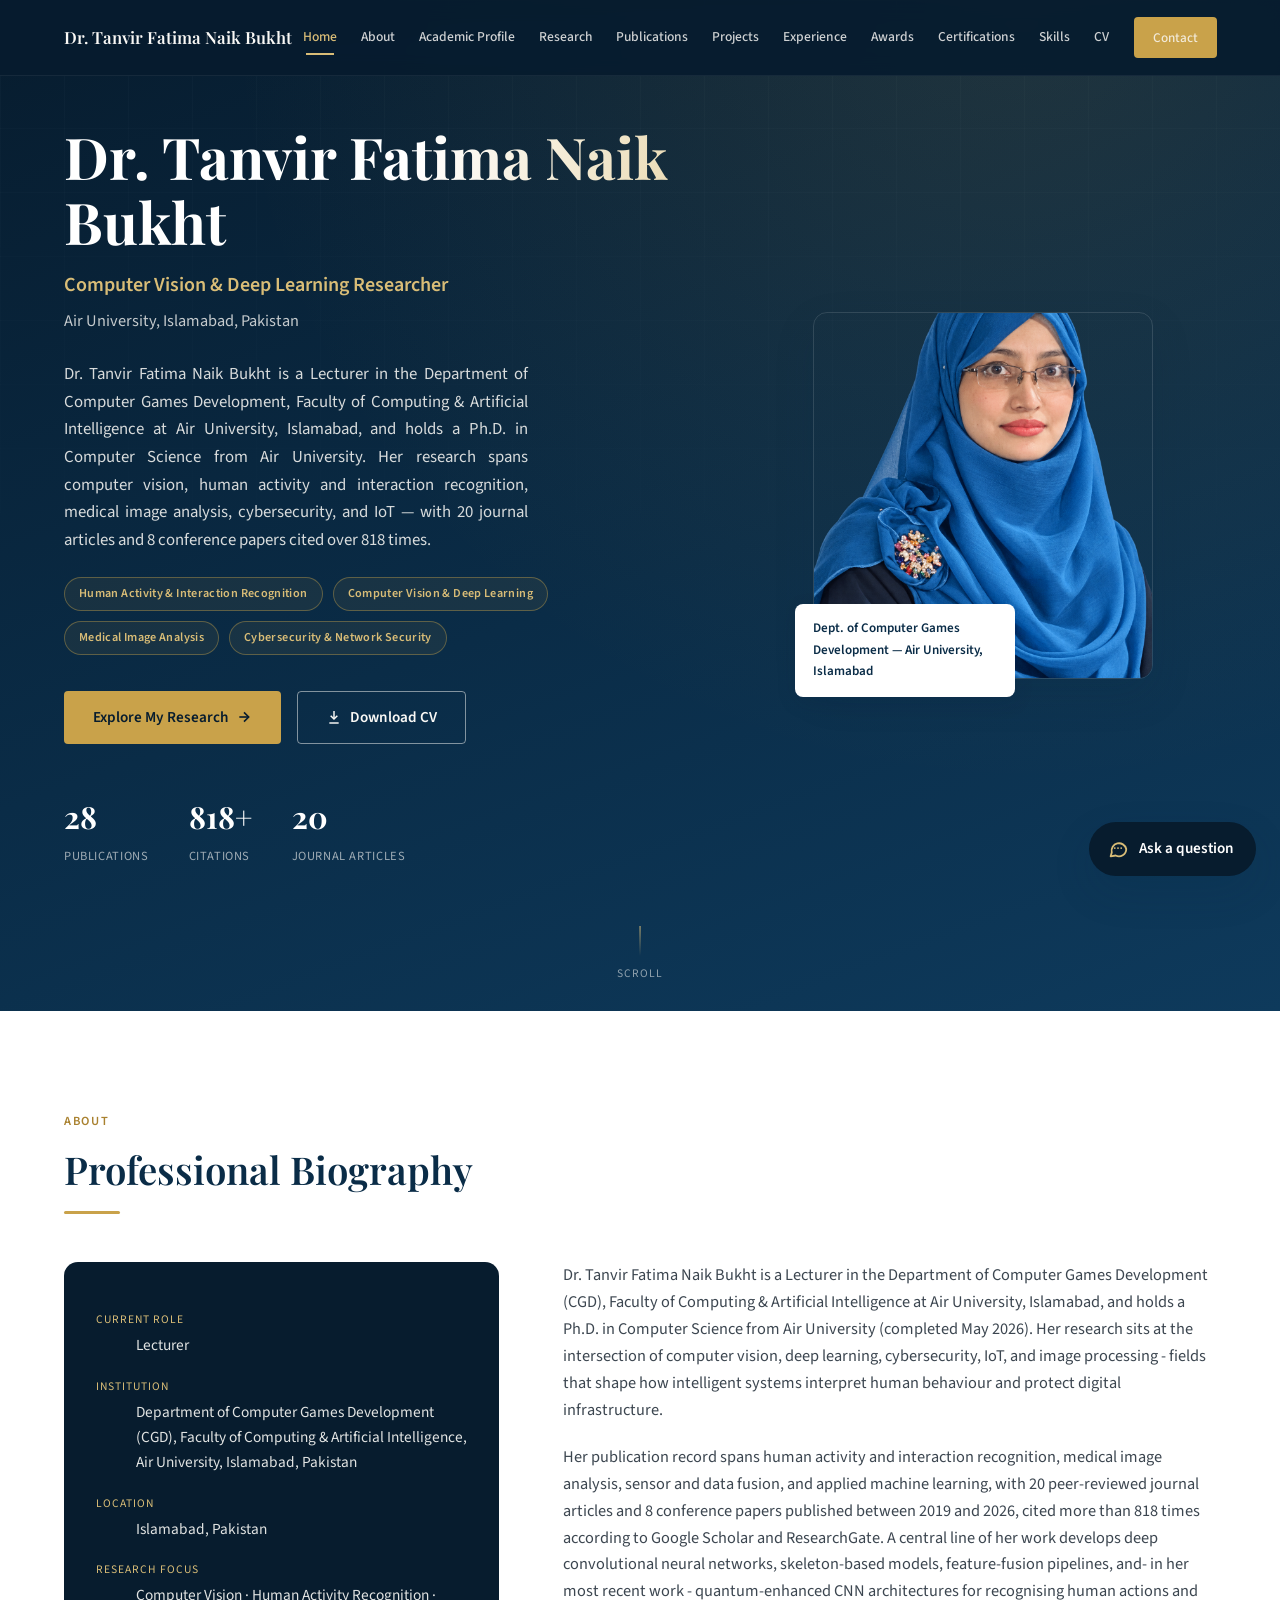
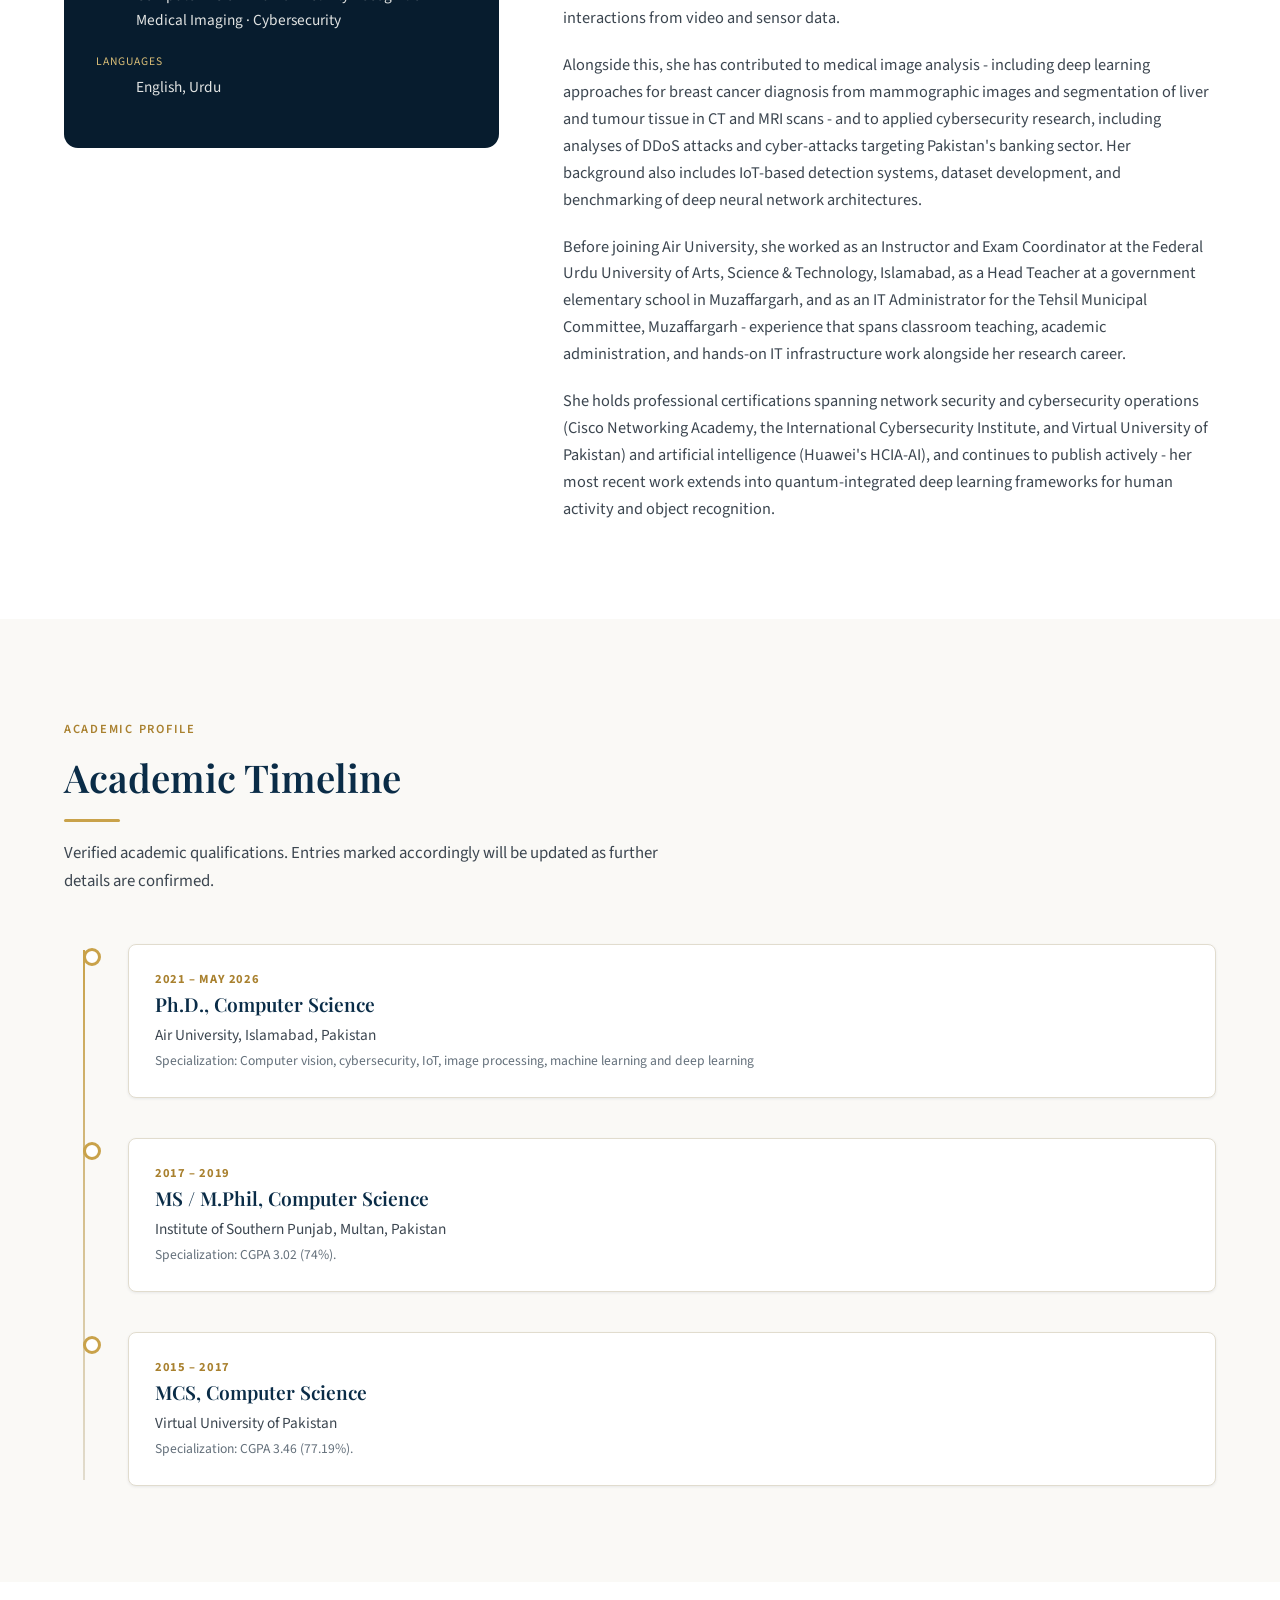
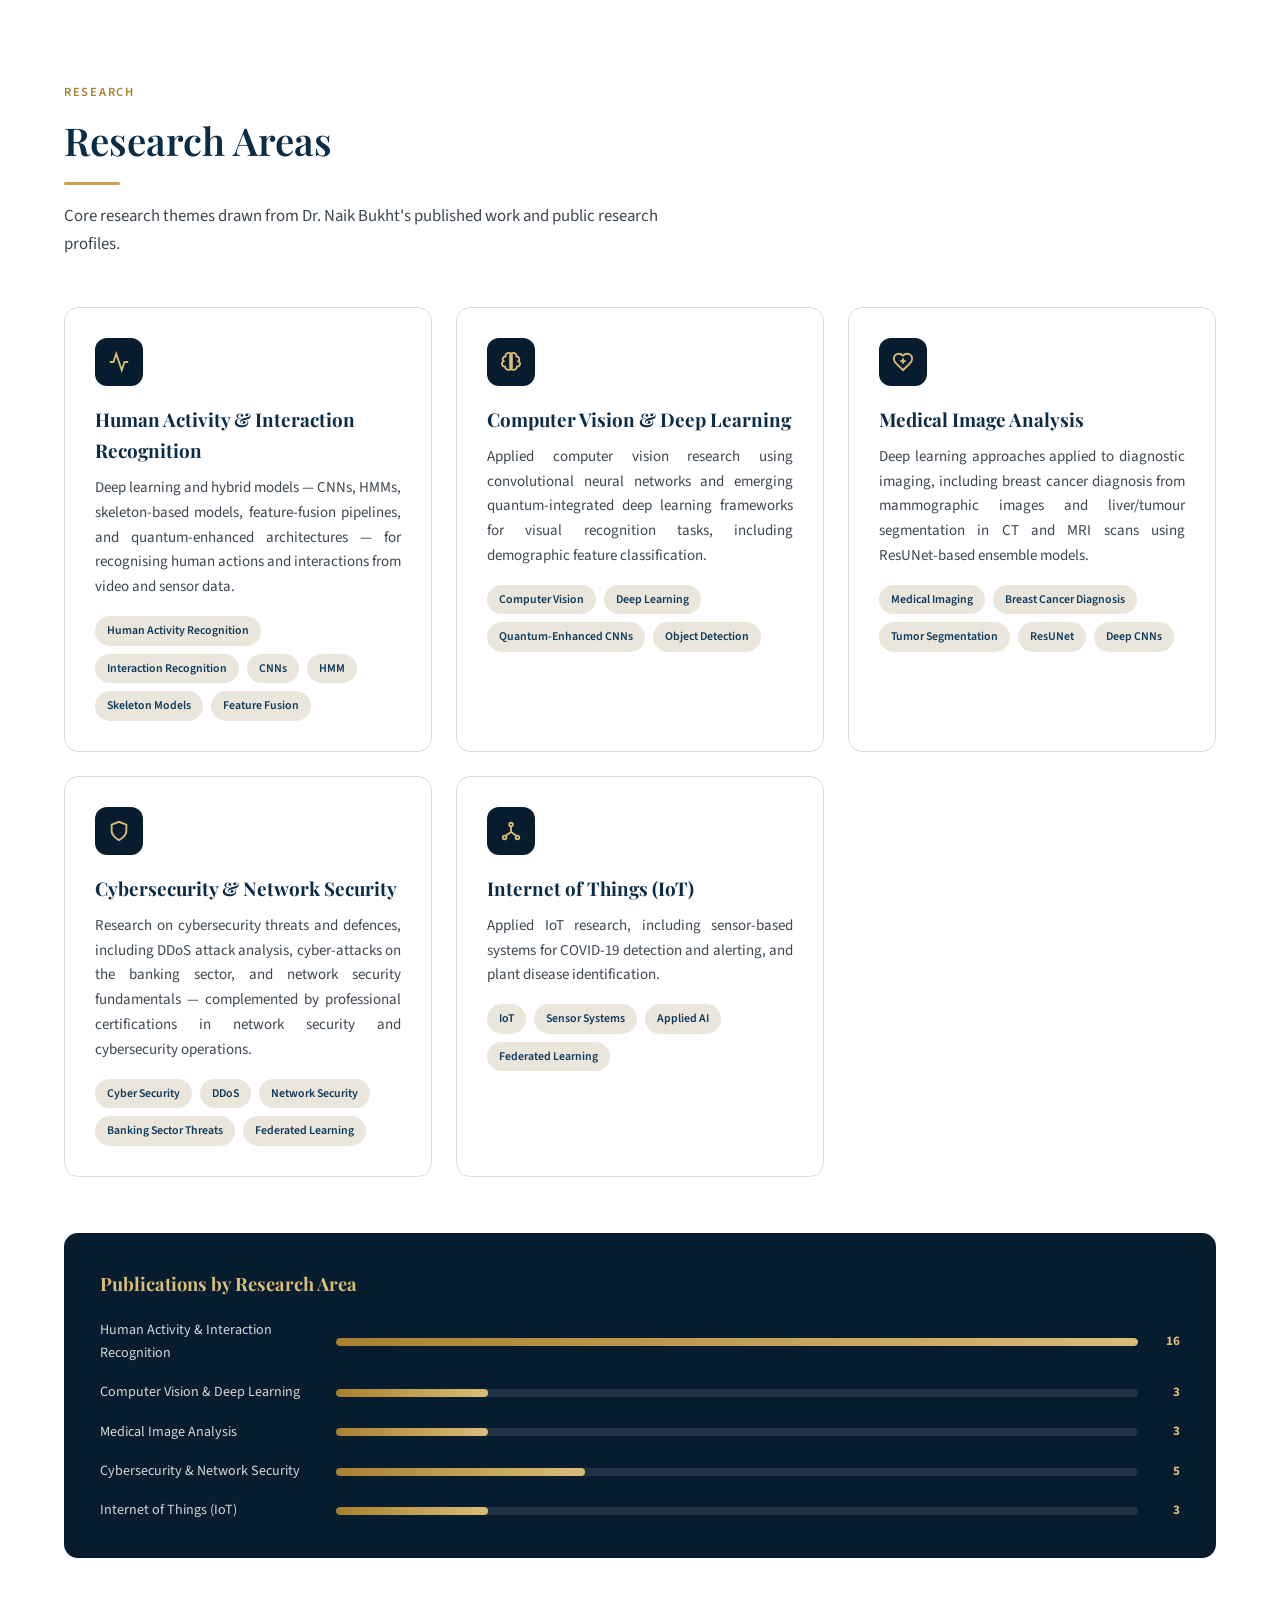
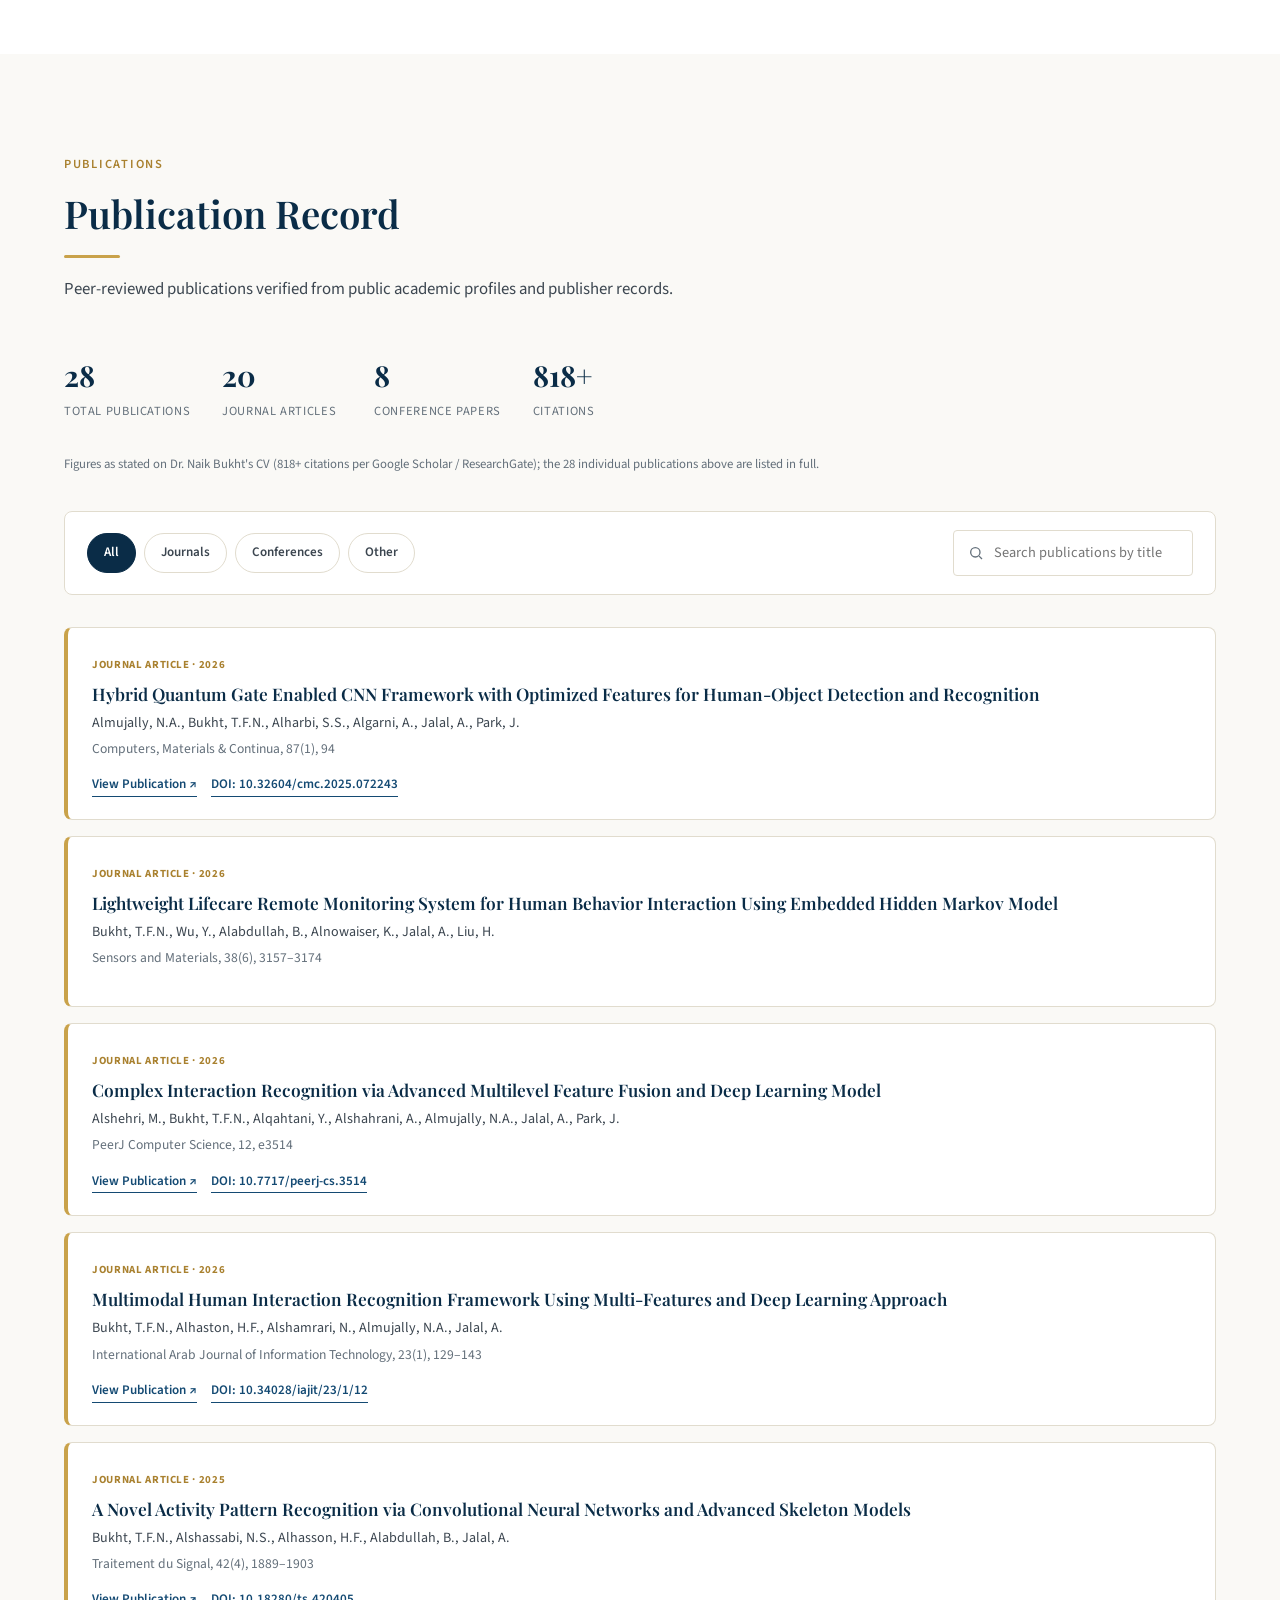
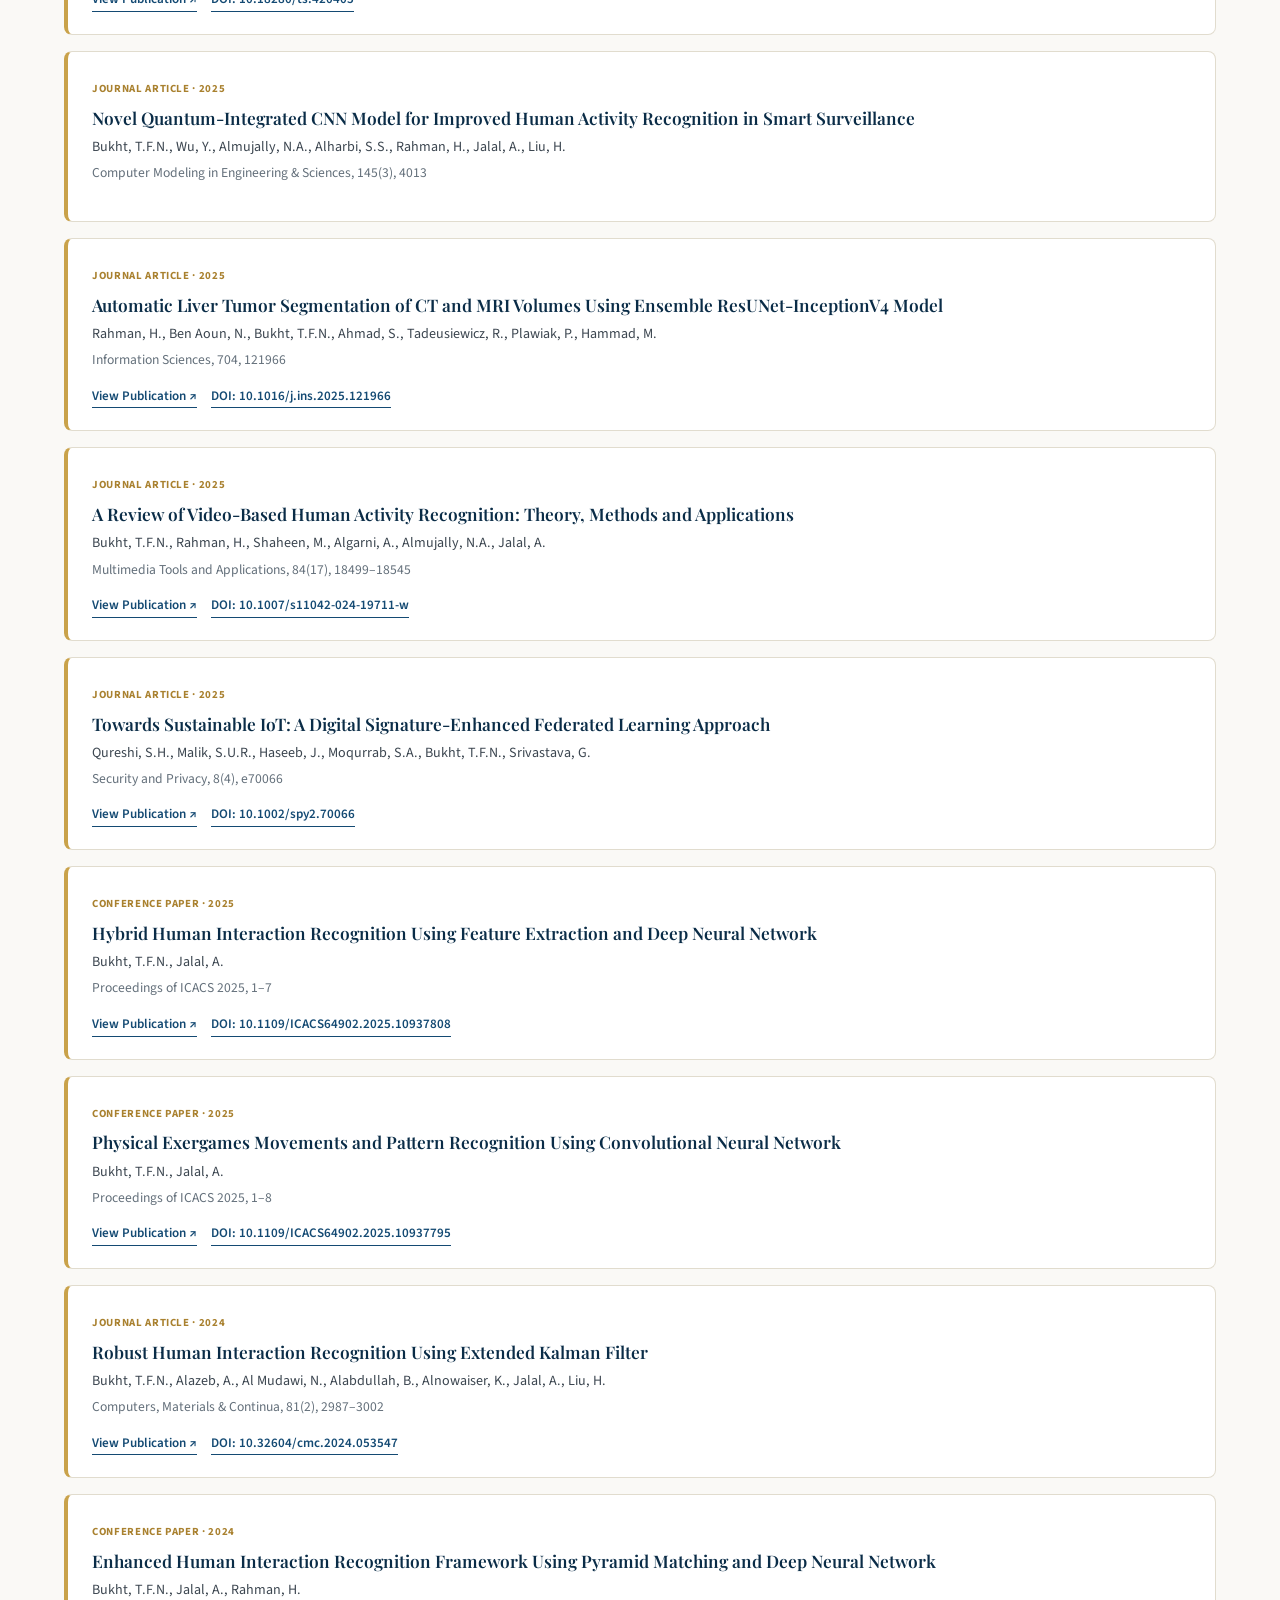
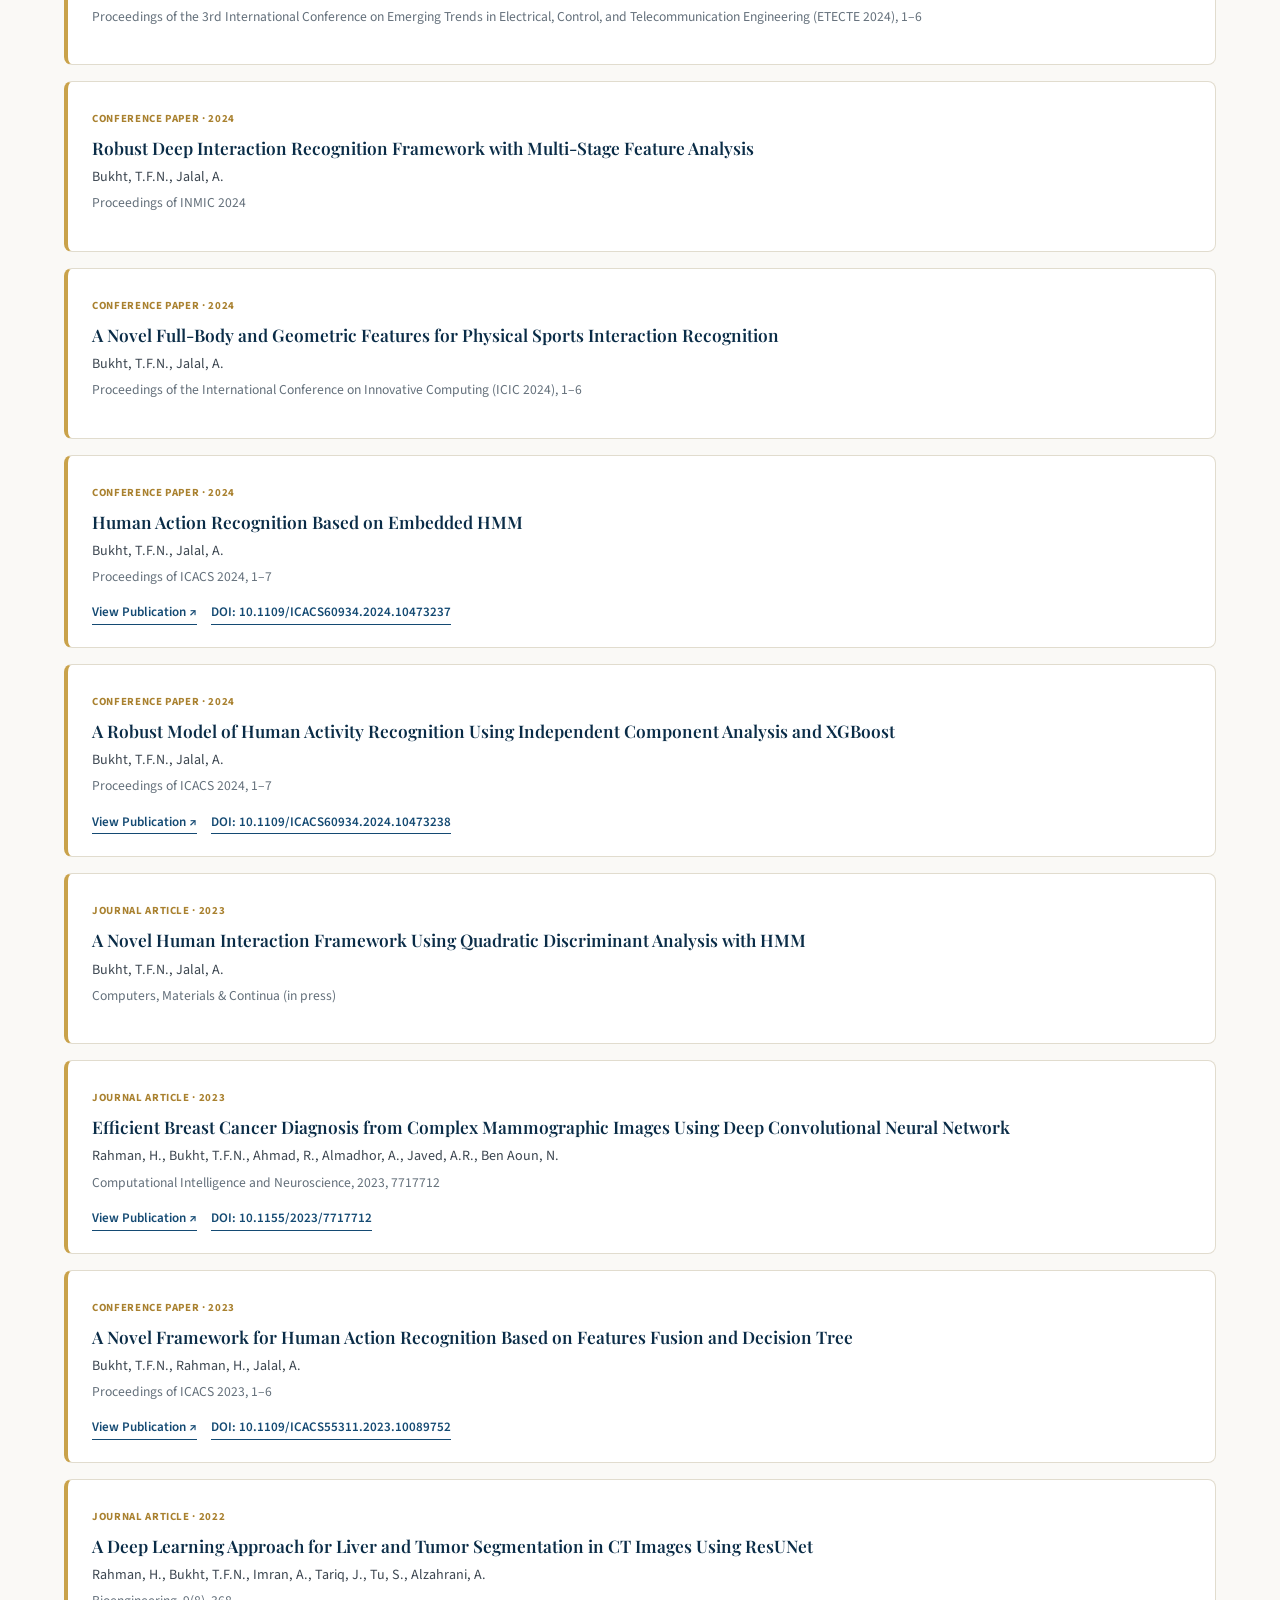
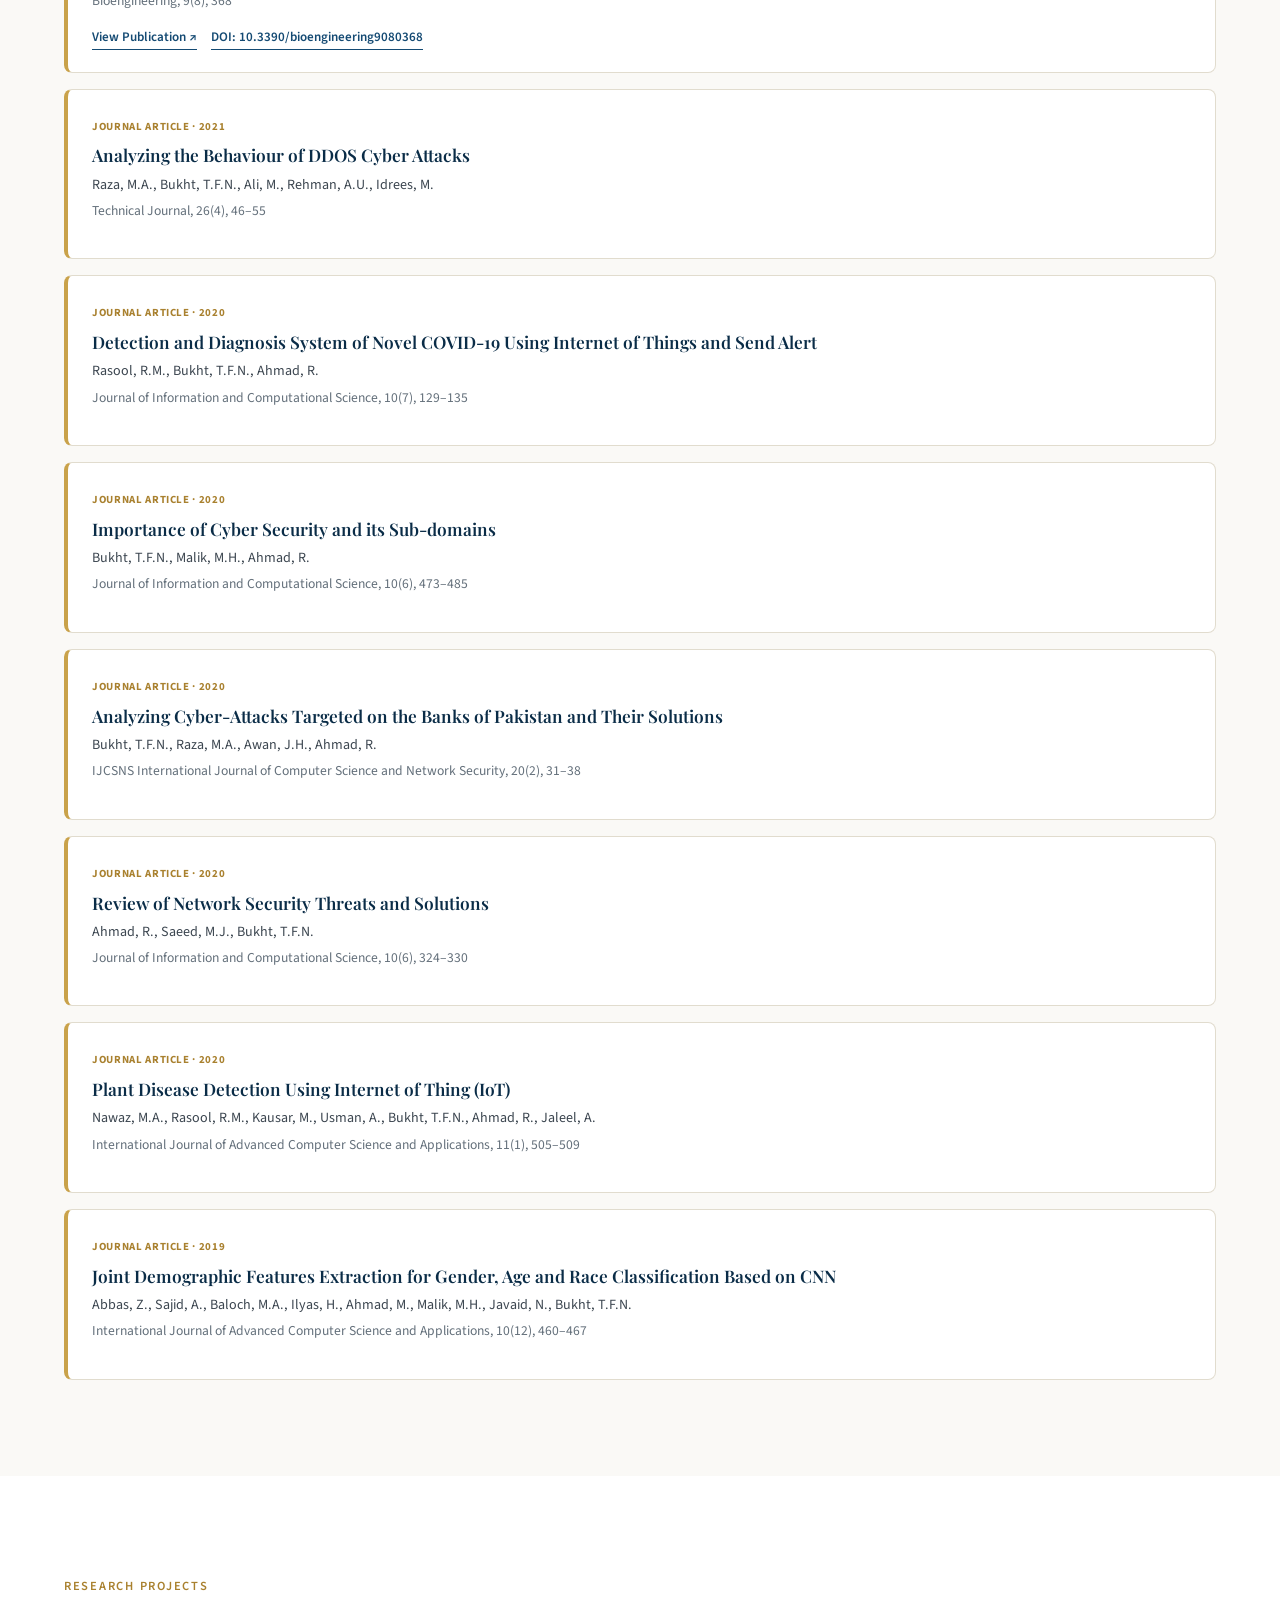
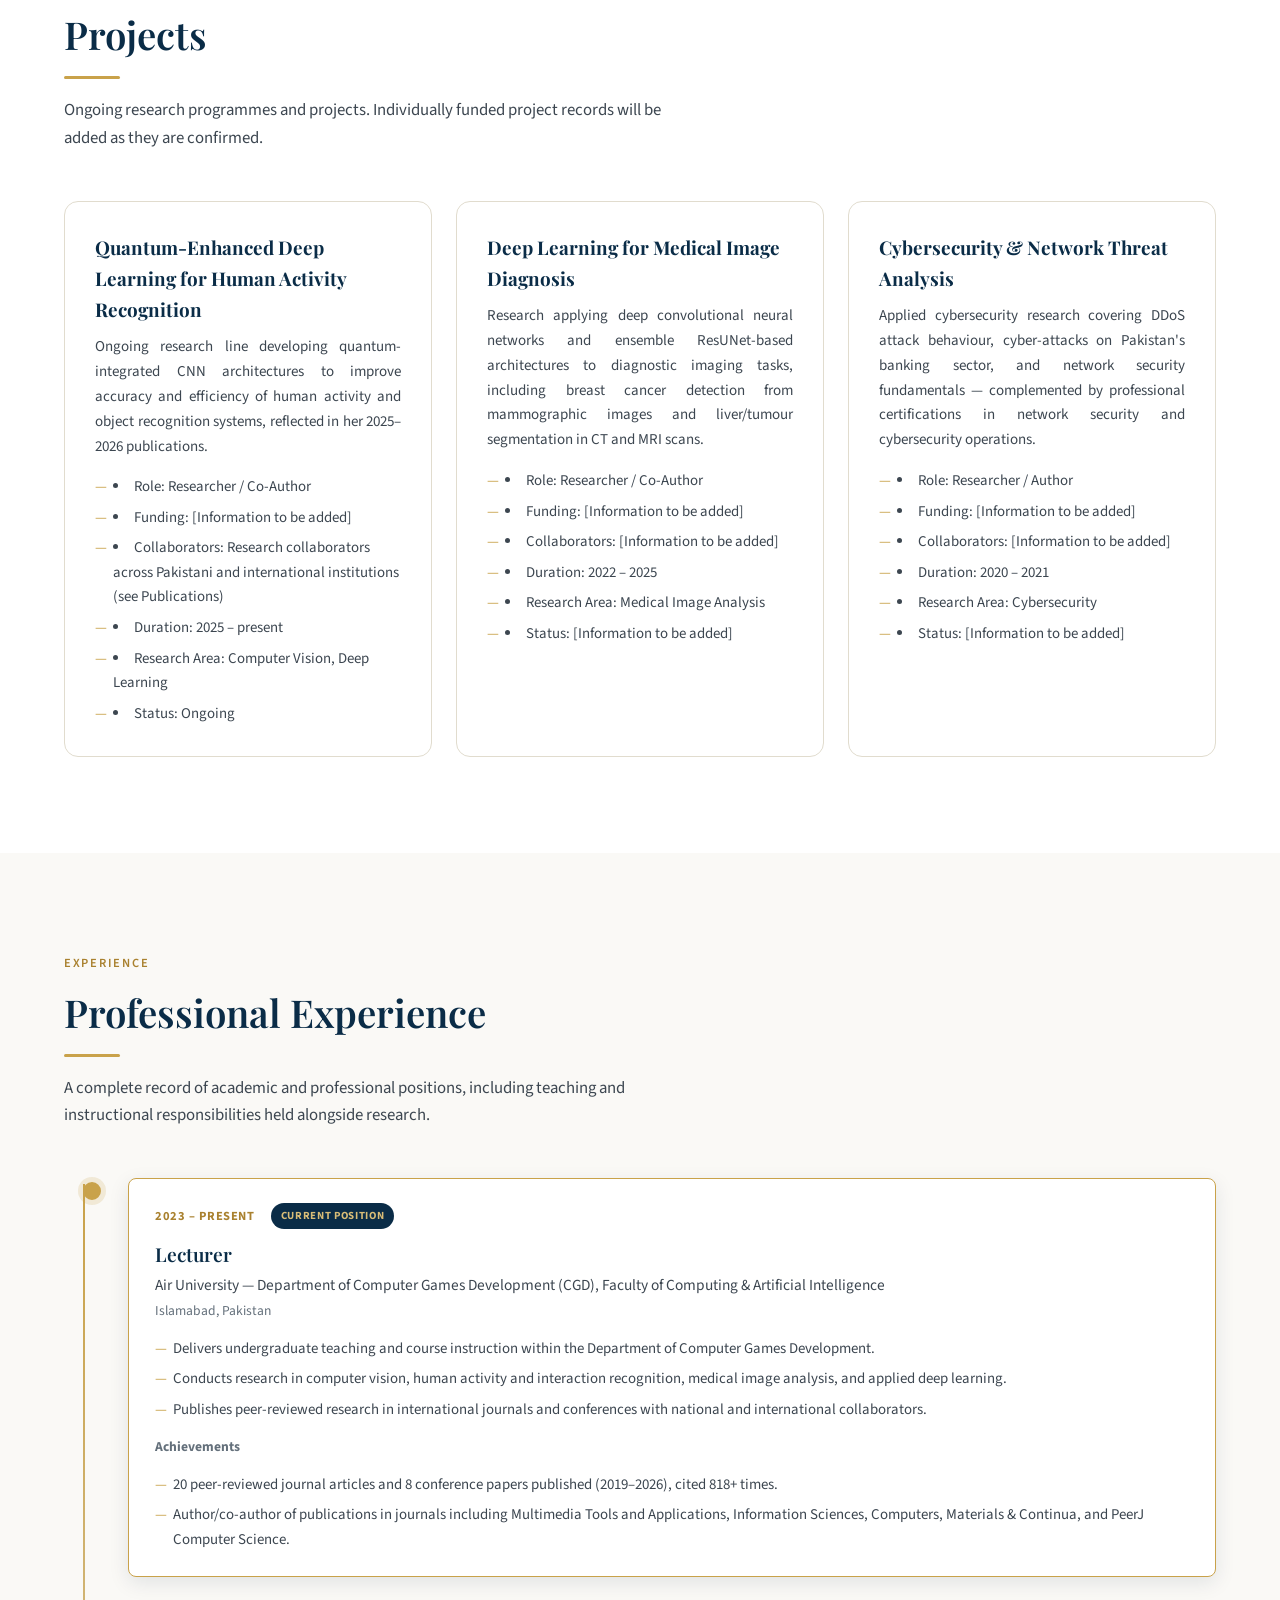
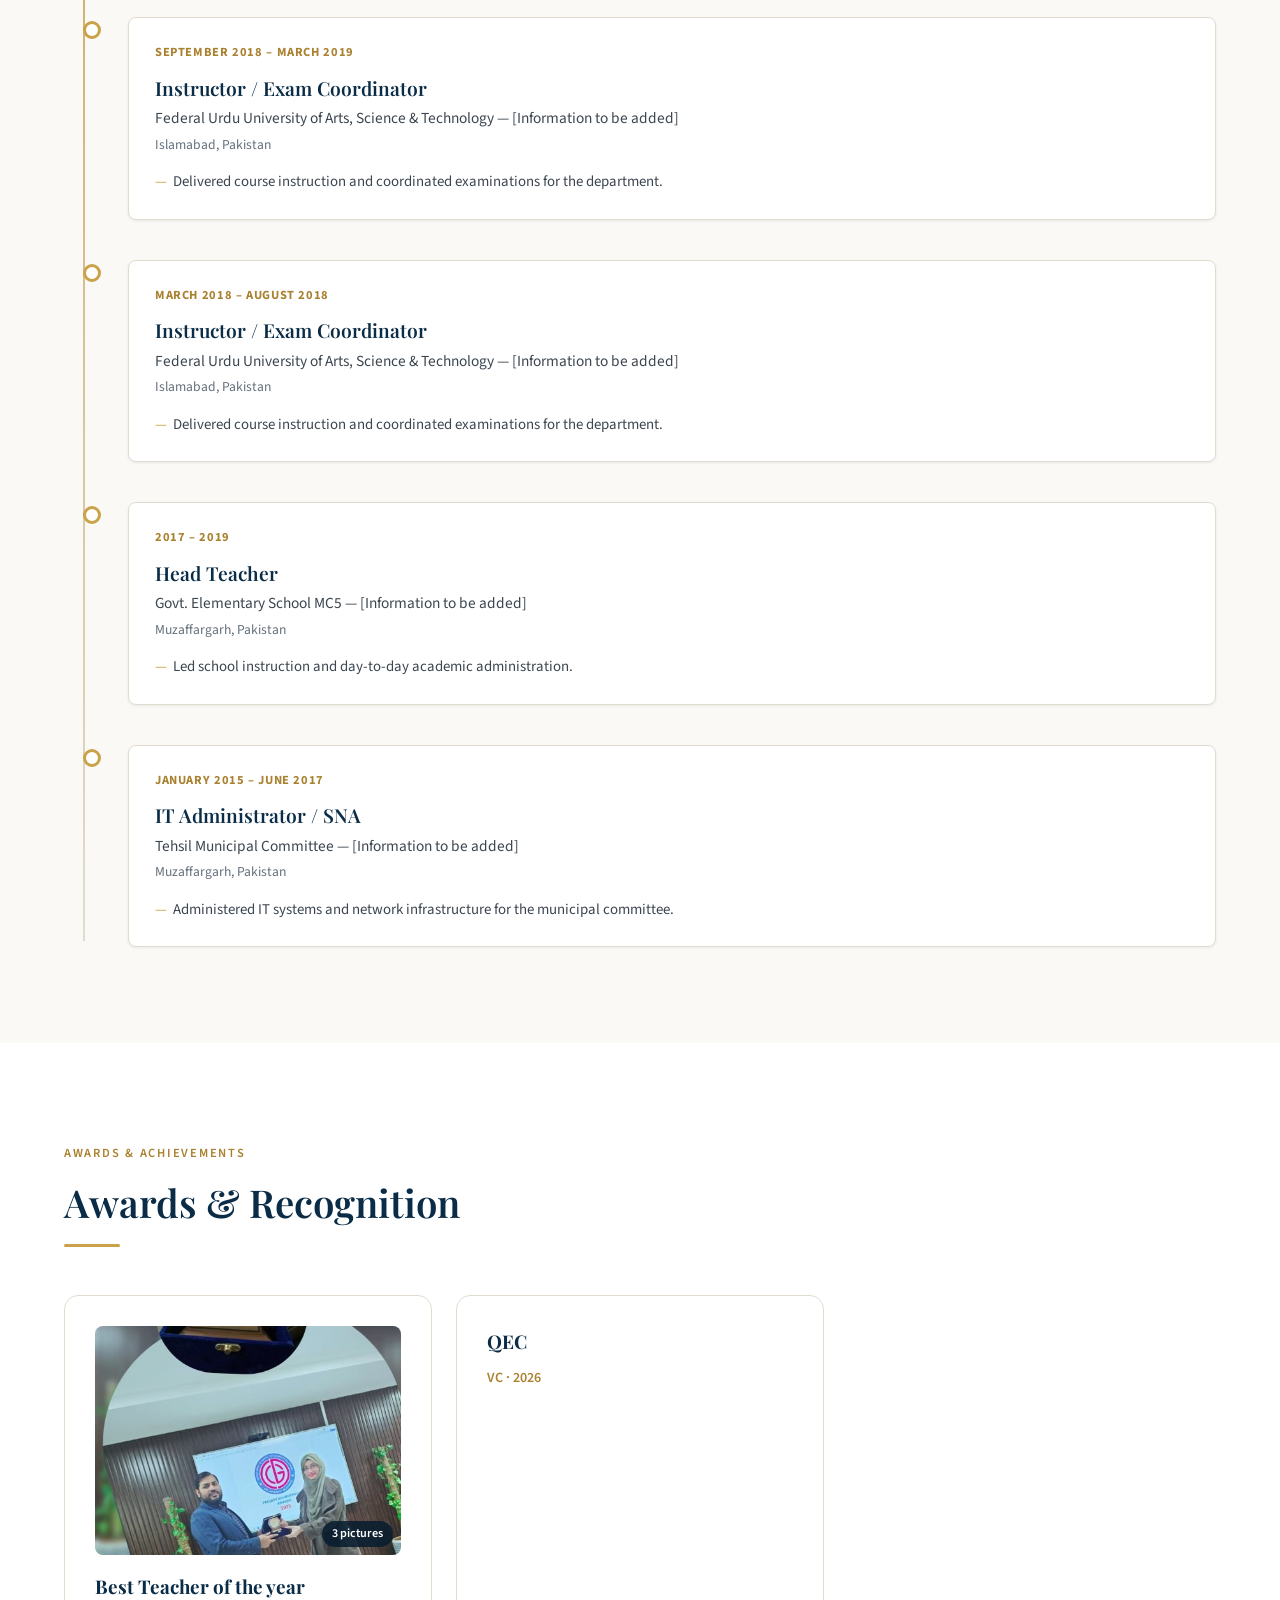
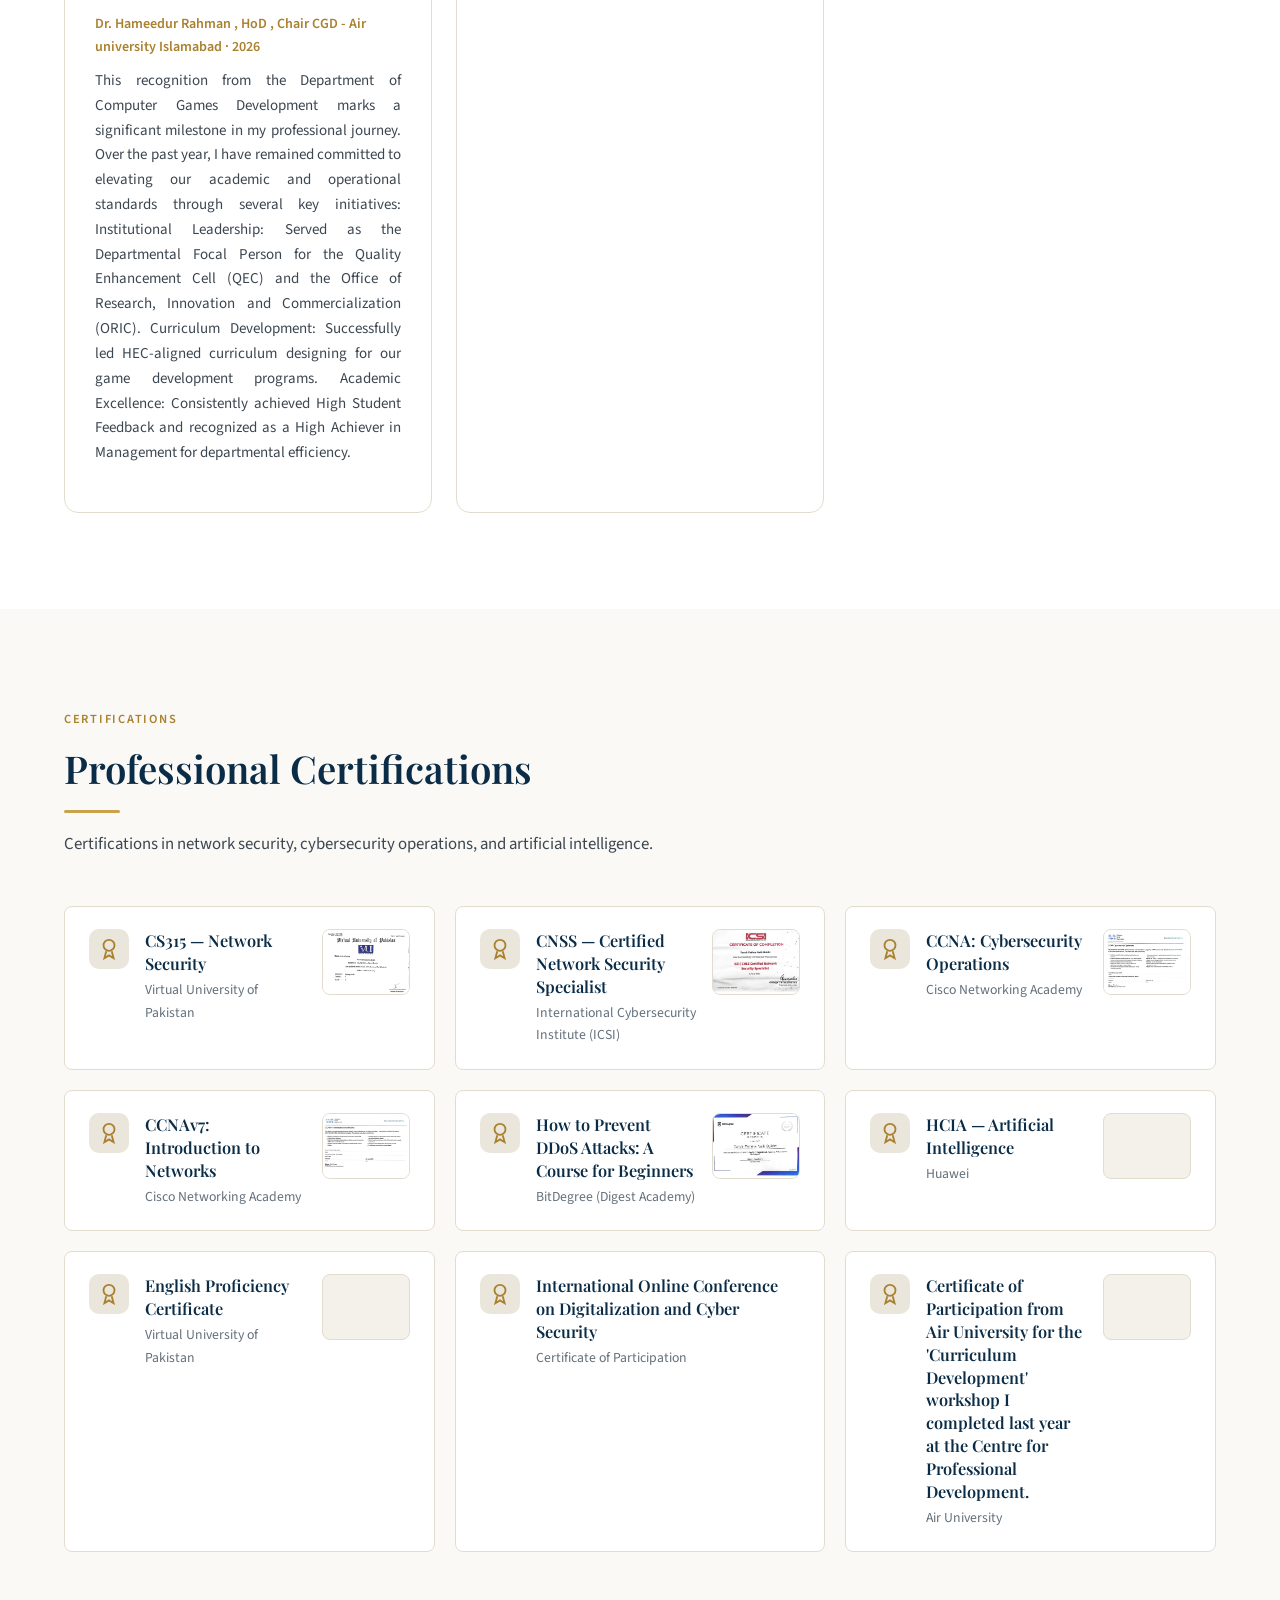
<file: tanvir-fatima-portfolio/index.html>
<!DOCTYPE html>
<html lang="en">
<head>
<meta charset="UTF-8">
<meta name="viewport" content="width=device-width, initial-scale=1.0">
<title>Dr. Tanvir Fatima Naik Bukht | Academic &amp; Researcher</title>
<meta name="description" content="Official academic portfolio of Dr. Tanvir Fatima Naik Bukht, Lecturer in the Department of Computer Games Development, Faculty of Computing &amp; Artificial Intelligence at Air University, Islamabad — specialising in computer vision, human activity recognition, medical image analysis, and cybersecurity.">
<meta name="keywords" content="Tanvir Fatima Naik Bukht, Air University, Computer Games Development, Faculty of Computing and Artificial Intelligence, human activity recognition, computer vision researcher, deep learning, medical image analysis, cybersecurity research, Pakistan academic portfolio">
<meta name="author" content="Dr. Tanvir Fatima Naik Bukht">
<meta name="robots" content="index, follow">

<!-- Open Graph -->
<meta property="og:type" content="profile">
<meta property="og:title" content="Dr. Tanvir Fatima Naik Bukht | Academic &amp; Researcher">
<meta property="og:description" content="Lecturer, Department of Computer Games Development, Faculty of Computing &amp; Artificial Intelligence, Air University, Islamabad — computer vision, human activity recognition, medical image analysis, and cybersecurity.">
<meta property="og:image" content="assets/images/profile-photo.png">
<meta property="og:url" content="https://www.example.com/">
<meta name="twitter:card" content="summary_large_image">
<meta name="twitter:title" content="Dr. Tanvir Fatima Naik Bukht | Academic &amp; Researcher">
<meta name="twitter:description" content="Lecturer, Department of Computer Games Development, Faculty of Computing &amp; Artificial Intelligence, Air University, Islamabad.">
<meta name="twitter:image" content="assets/images/profile-photo.png">

<link rel="icon" href="assets/icons/favicon.svg" type="image/svg+xml">
<link rel="canonical" href="https://www.example.com/">

<!-- Fonts -->
<link rel="preconnect" href="https://fonts.googleapis.com">
<link rel="preconnect" href="https://fonts.gstatic.com" crossorigin>
<link href="https://fonts.googleapis.com/css2?family=Playfair+Display:wght@500;600;700&family=Source+Sans+3:wght@400;500;600;700&display=swap" rel="stylesheet">

<link rel="stylesheet" href="css/style.css">
<link rel="stylesheet" href="css/chatbot.css">

<!-- Structured data -->
<script type="application/ld+json">
{
  "@context": "https://schema.org",
  "@type": "Person",
  "name": "Dr. Tanvir Fatima Naik Bukht",
  "jobTitle": "Lecturer",
  "affiliation": {
    "@type": "CollegeOrUniversity",
    "name": "Air University, Islamabad",
    "department": "Department of Computer Games Development, Faculty of Computing & Artificial Intelligence"
  },
  "url": "https://www.example.com/",
  "sameAs": [
    "https://www.linkedin.com/in/tanvirfatimanaikbukht/",
    "https://scholar.google.com/citations?hl=en&user=QIKqYG8AAAAJ",
    "https://www.researchgate.net/profile/Tanvir-Fatima-Naik-Bukht",
    "https://independent.academia.edu/tanvirfatimanaikbukht",
    "https://dblp.org/pid/345/1223.html",
    "https://webdata.au.edu.pk/Pages/Faculties/FCAI/Departments/CGD/FacultyDetail.aspx?fid=2621"
  ]
}
</script>
</head>
<body>
<a class="skip-link" href="#main">Skip to main content</a>
<div class="scroll-progress" id="scrollProgress"></div>

<!-- ============================= NAVBAR ============================= -->
<header class="navbar" id="navbar">
  <div class="container">
    <a href="#home" class="nav-brand">
      <span class="nav-brand-name">Dr. Tanvir Fatima Naik Bukht</span>
    </a>
    <nav class="nav-menu" id="navMenu" aria-label="Primary">
      <a class="nav-link" href="#home">Home</a>
      <a class="nav-link" href="#about">About</a>
      <a class="nav-link" href="#academic-profile">Academic Profile</a>
      <a class="nav-link" href="#research">Research</a>
      <a class="nav-link" href="#publications">Publications</a>
      <a class="nav-link" href="#projects">Projects</a>
      <a class="nav-link" href="#experience">Experience</a>
      <a class="nav-link" href="#awards">Awards</a>
      <a class="nav-link" href="#certifications">Certifications</a>
      <a class="nav-link" href="#skills">Skills</a>
      <a class="nav-link" href="#cv">CV</a>
      <a class="nav-link nav-cta btn btn-primary btn-sm" href="#contact">Contact</a>
    </nav>
    <button class="nav-toggle" id="navToggle" aria-label="Toggle navigation menu" aria-expanded="false" aria-controls="navMenu">
      <span class="nav-toggle-bar bar-1"></span>
      <span class="nav-toggle-bar bar-2"></span>
      <span class="nav-toggle-bar bar-3"></span>
    </button>
  </div>
</header>

<main id="main">

  <!-- ============================= HERO ============================= -->
  <section class="hero" id="home">
    <div class="container">
      <div class="hero-copy">
        <h1 class="hero-name" id="heroName">Dr. Tanvir Fatima Naik Bukht</h1>
        <p class="hero-credentials" id="heroCredentials">Computer Vision &amp; Deep Learning Researcher</p>
        <p class="hero-affiliation" id="heroAffiliation">Air University, Islamabad, Pakistan</p>
        <p class="hero-intro" id="heroIntro">Loading profile…</p>
        <div class="hero-tags" id="heroTags"></div>
        <div class="hero-actions">
          <a href="#research" class="btn btn-primary">
            Explore My Research
            <svg width="16" height="16" viewBox="0 0 24 24" fill="none" stroke="currentColor" stroke-width="2.4"><line x1="5" y1="12" x2="19" y2="12"/><polyline points="12 5 19 12 12 19"/></svg>
          </a>
          <a href="assets/cv/Dr-Tanvir-Fatima-Naik-Bukht-CV.pdf" class="btn btn-outline" target="_blank" rel="noopener">
            <svg width="16" height="16" viewBox="0 0 24 24" fill="none" stroke="currentColor" stroke-width="2.2"><path d="M12 3v12"/><polyline points="7 10 12 15 17 10"/><path d="M5 21h14"/></svg>
            Download CV
          </a>
        </div>
        <div class="hero-stats" id="heroStats"></div>
      </div>
      <div class="hero-photo-wrap">
        <div class="hero-photo-frame">
          <img id="heroPhoto" src="assets/images/profile-placeholder.svg" alt="Dr. Tanvir Fatima Naik Bukht">
          <span class="placeholder-flag" id="photoFlag" hidden>Placeholder — add photo</span>
        </div>
        <div class="hero-photo-badge">Dept. of Computer Games Development — Air University, Islamabad</div>
      </div>
    </div>
    <div class="scroll-cue"><span class="scroll-cue-line"></span>Scroll</div>
  </section>

  <!-- ============================= ABOUT ============================= -->
  <section id="about" class="section-alt">
    <div class="container">
      <div class="section-header reveal">
        <span class="section-label">About</span>
        <h2 class="section-title">Professional Biography</h2>
      </div>
      <div class="about-grid">
        <aside class="about-card reveal">
          <dl>
            <div><dt>Current Role</dt><dd id="aboutRole">—</dd></div>
            <div><dt>Institution</dt><dd id="aboutInstitution">—</dd></div>
            <div><dt>Location</dt><dd id="aboutLocation">—</dd></div>
            <div><dt>Research Focus</dt><dd>Computer Vision · Human Activity Recognition · Medical Imaging · Cybersecurity</dd></div>
            <div><dt>Languages</dt><dd id="aboutLanguages">—</dd></div>
          </dl>
        </aside>
        <div class="about-body reveal" id="aboutBody"></div>
      </div>
    </div>
  </section>

  <!-- ============================= ACADEMIC PROFILE ============================= -->
  <section id="academic-profile">
    <div class="container">
      <div class="section-header reveal">
        <span class="section-label">Academic Profile</span>
        <h2 class="section-title">Academic Timeline</h2>
        <p class="section-intro">Verified academic qualifications. Entries marked accordingly will be updated as further details are confirmed.</p>
      </div>
      <div class="timeline reveal" id="educationTimeline"></div>
    </div>
  </section>

  <!-- ============================= RESEARCH ============================= -->
  <section id="research" class="section-alt">
    <div class="container">
      <div class="section-header reveal">
        <span class="section-label">Research</span>
        <h2 class="section-title">Research Areas</h2>
        <p class="section-intro">Core research themes drawn from Dr. Naik Bukht's published work and public research profiles.</p>
      </div>
      <div class="card-grid" id="researchGrid"></div>
      <div class="research-overview reveal" id="researchOverview">
        <h3>Publications by Research Area</h3>
        <div class="overview-bars" id="overviewBars"></div>
      </div>
    </div>
  </section>

  <!-- ============================= PUBLICATIONS ============================= -->
  <section id="publications">
    <div class="container">
      <div class="section-header reveal">
        <span class="section-label">Publications</span>
        <h2 class="section-title">Publication Record</h2>
        <p class="section-intro">Peer-reviewed publications verified from public academic profiles and publisher records.</p>
      </div>

      <div class="pub-stats-strip reveal" id="pubStatsStrip"></div>

      <div class="pub-toolbar reveal">
        <div class="pub-filters" id="pubFilters" role="group" aria-label="Filter publications by type">
          <button class="pub-filter-btn is-active" data-filter="all">All</button>
          <button class="pub-filter-btn" data-filter="journal">Journals</button>
          <button class="pub-filter-btn" data-filter="conference">Conferences</button>
          <button class="pub-filter-btn" data-filter="other">Other</button>
        </div>
        <label class="pub-search">
          <svg width="16" height="16" viewBox="0 0 24 24" fill="none" stroke="currentColor" stroke-width="2"><circle cx="11" cy="11" r="7"/><line x1="21" y1="21" x2="16.65" y2="16.65"/></svg>
          <span class="visually-hidden">Search publications</span>
          <input type="search" id="pubSearch" placeholder="Search publications by title, author, venue…">
        </label>
      </div>

      <div class="pub-list reveal" id="pubList"></div>
    </div>
  </section>

  <!-- ============================= PROJECTS ============================= -->
  <section id="projects" class="section-alt">
    <div class="container">
      <div class="section-header reveal">
        <span class="section-label">Research Projects</span>
        <h2 class="section-title">Projects</h2>
        <p class="section-intro">Ongoing research programmes and projects. Individually funded project records will be added as they are confirmed.</p>
      </div>
      <div class="card-grid" id="projectsGrid"></div>
    </div>
  </section>

  <!-- ============================= EXPERIENCE ============================= -->
  <section id="experience">
    <div class="container">
      <div class="section-header reveal">
        <span class="section-label">Experience</span>
        <h2 class="section-title">Professional Experience</h2>
        <p class="section-intro">A complete record of academic and professional positions, including teaching and instructional responsibilities held alongside research.</p>
      </div>
      <div class="timeline reveal" id="experienceTimeline"></div>
    </div>
  </section>

  <!-- ============================= AWARDS ============================= -->
  <section id="awards" class="section-alt">
    <div class="container">
      <div class="section-header reveal">
        <span class="section-label">Awards &amp; Achievements</span>
        <h2 class="section-title">Awards &amp; Recognition</h2>
      </div>
      <div class="card-grid reveal" id="awardsGrid"></div>
    </div>
  </section>

  <!-- ============================= CERTIFICATIONS ============================= -->
  <section id="certifications">
    <div class="container">
      <div class="section-header reveal">
        <span class="section-label">Certifications</span>
        <h2 class="section-title">Professional Certifications</h2>
        <p class="section-intro">Certifications in network security, cybersecurity operations, and artificial intelligence.</p>
      </div>
      <div class="cert-grid reveal" id="certificationsGrid"></div>
    </div>
  </section>

  <!-- ============================= SKILLS ============================= -->
  <section id="skills" class="section-alt">
    <div class="container">
      <div class="section-header reveal">
        <span class="section-label">Skills &amp; Expertise</span>
        <h2 class="section-title">Skills &amp; Expertise</h2>
      </div>
      <div class="skills-grid reveal" id="skillsGrid"></div>
    </div>
  </section>

  <!-- ============================= CV ============================= -->
  <section id="cv">
    <div class="container">
      <div class="section-header reveal">
        <span class="section-label">Curriculum Vitae</span>
        <h2 class="section-title">CV</h2>
      </div>
      <div class="cv-panel reveal">
        <div class="cv-panel-text">
          <h3>Full Curriculum Vitae</h3>
          <p>Download the complete CV for full details of qualifications, publications, and professional experience.</p>
        </div>
        <div class="cv-actions">
          <a href="assets/cv/Dr-Tanvir-Fatima-Naik-Bukht-CV.pdf" class="btn btn-primary" target="_blank" rel="noopener">Download CV</a>
          <a href="assets/cv/Dr-Tanvir-Fatima-Naik-Bukht-CV.pdf" class="btn btn-outline" target="_blank" rel="noopener">View CV</a>
        </div>
      </div>
    </div>
  </section>

  <!-- ============================= CONTACT ============================= -->
  <section id="contact" class="section-alt">
    <div class="container">
      <div class="section-header reveal">
        <span class="section-label">Contact</span>
        <h2 class="section-title">Get in Touch</h2>
        <p class="section-intro">Only publicly available, professionally appropriate contact information is listed.</p>
      </div>
      <div class="contact-grid">
        <div class="contact-info-card reveal">
          <h3 class="timeline-title">Contact Information</h3>
          <div class="contact-info-list" id="contactInfoList"></div>
          <div class="social-links" id="socialLinks"></div>
        </div>
        <form class="contact-form reveal" id="contactForm" novalidate>
          <div class="form-row">
            <div class="form-field">
              <label for="cf-name">Name</label>
              <input type="text" id="cf-name" name="name" required autocomplete="name">
            </div>
            <div class="form-field">
              <label for="cf-email">Email</label>
              <input type="email" id="cf-email" name="email" required autocomplete="email">
            </div>
          </div>
          <div class="form-field">
            <label for="cf-subject">Subject</label>
            <input type="text" id="cf-subject" name="subject" required>
          </div>
          <div class="form-field">
            <label for="cf-message">Message</label>
            <textarea id="cf-message" name="message" rows="5" required></textarea>
          </div>
          <p class="form-note">This form is not yet connected to an email service. See README.md ("How to deploy") for instructions on connecting it to a form service such as Formspree or Netlify Forms.</p>
          <button type="submit" class="btn btn-primary">Send Message</button>
          <p id="form-status" role="status"></p>
        </form>
      </div>
    </div>
  </section>

</main>

<!-- ============================= FOOTER ============================= -->
<footer class="site-footer">
  <div class="container">
    <div class="footer-grid">
      <div>
        <div class="footer-brand">Dr. Tanvir Fatima Naik Bukht</div>
        <div class="footer-role">Lecturer, Department of Computer Games Development — Air University, Islamabad</div>
      </div>
      <nav class="footer-links" aria-label="Footer">
        <a href="#about">About</a>
        <a href="#research">Research</a>
        <a href="#publications">Publications</a>
        <a href="#cv">CV</a>
        <a href="#contact">Contact</a>
      </nav>
    </div>
    <div class="footer-bottom">
      <span>&copy; <span id="footerYear"></span> Dr. Tanvir Fatima Naik Bukht. All rights reserved.</span>
      <span>Built as a static, hosting-ready academic portfolio.</span>
    </div>
  </div>
</footer>

<button class="back-to-top" id="backToTop" aria-label="Back to top">
  <svg width="18" height="18" viewBox="0 0 24 24" fill="none" stroke="currentColor" stroke-width="2.2"><line x1="12" y1="19" x2="12" y2="5"/><polyline points="5 12 12 5 19 12"/></svg>
</button>

<!-- Data -->
<script src="data/profile.js"></script>
<script src="data/education.js"></script>
<script src="data/experience.js"></script>
<script src="data/research.js"></script>
<script src="data/publications.js"></script>
<script src="data/projects.js"></script>
<script src="data/awards.js"></script>
<script src="data/certifications.js"></script>
<script src="data/skills.js"></script>
<!-- App -->
<script src="js/script.js"></script>
<script src="js/chatbot.js"></script>
</body>
</html>
</file>
<file: tanvir-fatima-portfolio/css/style.css>
/* =========================================================================
   Dr. Tanvir Fatima Naik Bukht — Academic Portfolio
   style.css
   ========================================================================= */

/* ---------- Design tokens ---------- */
:root {
  --color-navy-950: #071c2e;
  --color-navy-900: #0a2c47;
  --color-navy-800: #0e3a5c;
  --color-navy-700: #144a73;
  --color-navy-600: #1c5c8c;
  --color-gold-600: #a9812f;
  --color-gold-500: #c9a24a;
  --color-gold-400: #d9bd77;
  --color-ivory-50: #faf9f6;
  --color-ivory-100: #f3f1ea;
  --color-ivory-200: #eae6db;
  --color-ink-900: #1a2027;
  --color-ink-700: #3c4650;
  --color-ink-500: #64707b;
  --color-ink-300: #a0aab3;
  --color-border: #e1dcce;
  --color-white: #ffffff;
  --color-success: #2f7d4f;

  --font-serif: "Playfair Display", "Georgia", "Times New Roman", serif;
  --font-sans: "Source Sans 3", "Inter", -apple-system, BlinkMacSystemFont, "Segoe UI", Roboto, sans-serif;

  --max-width: 1200px;
  --radius-sm: 4px;
  --radius-md: 8px;
  --radius-lg: 14px;

  --shadow-sm: 0 1px 3px rgba(10, 44, 71, 0.08);
  --shadow-md: 0 6px 20px rgba(10, 44, 71, 0.10);
  --shadow-lg: 0 16px 40px rgba(10, 44, 71, 0.14);

  --transition-fast: 0.18s ease;
  --transition-med: 0.32s cubic-bezier(0.22, 0.61, 0.36, 1);

  --nav-height: 76px;
}

/* ---------- Reset ---------- */
*, *::before, *::after { box-sizing: border-box; }
html { scroll-behavior: smooth; }
body, h1, h2, h3, h4, p, ul, ol, figure, blockquote { margin: 0; }
ul, ol { padding: 0; list-style: none; }
img { max-width: 100%; display: block; }
a { color: inherit; text-decoration: none; }
button { font: inherit; cursor: pointer; background: none; border: none; }
input, textarea, select { font: inherit; }

@media (prefers-reduced-motion: reduce) {
  html { scroll-behavior: auto; }
  * { animation-duration: 0.001ms !important; animation-iteration-count: 1 !important; transition-duration: 0.001ms !important; }
}

body {
  font-family: var(--font-sans);
  color: var(--color-ink-900);
  background: var(--color-ivory-50);
  line-height: 1.65;
  -webkit-font-smoothing: antialiased;
}

.container {
  max-width: var(--max-width);
  margin: 0 auto;
  padding: 0 24px;
}

section { padding: 96px 0; }
@media (max-width: 768px) { section { padding: 64px 0; } }

.section-header {
  max-width: 720px;
  margin: 0 0 48px;
}
.section-label {
  display: inline-block;
  font-family: var(--font-sans);
  font-weight: 600;
  font-size: 0.78rem;
  letter-spacing: 0.14em;
  text-transform: uppercase;
  color: var(--color-gold-600);
  margin-bottom: 14px;
}
.section-title {
  font-family: var(--font-serif);
  font-weight: 600;
  font-size: clamp(1.7rem, 3vw, 2.4rem);
  color: var(--color-navy-900);
  line-height: 1.25;
}
.section-title::after {
  content: "";
  display: block;
  width: 56px;
  height: 3px;
  background: var(--color-gold-500);
  margin-top: 18px;
  border-radius: 2px;
}
.section-intro {
  margin-top: 18px;
  color: var(--color-ink-700);
  font-size: 1.05rem;
  max-width: 640px;
}
.section-alt { background: var(--color-white); }

.visually-hidden {
  position: absolute !important;
  width: 1px; height: 1px;
  padding: 0; margin: -1px;
  overflow: hidden;
  clip: rect(0,0,0,0);
  white-space: nowrap; border: 0;
}

.skip-link {
  position: absolute;
  left: -999px;
  top: 0;
  background: var(--color-navy-900);
  color: var(--color-white);
  padding: 12px 20px;
  z-index: 2000;
  border-radius: 0 0 8px 0;
}
.skip-link:focus { left: 0; }

/* ---------- Buttons ---------- */
.btn {
  display: inline-flex;
  align-items: center;
  justify-content: center;
  gap: 8px;
  padding: 13px 28px;
  font-size: 0.95rem;
  font-weight: 600;
  border-radius: var(--radius-sm);
  transition: transform var(--transition-fast), box-shadow var(--transition-fast), background var(--transition-fast), color var(--transition-fast), border-color var(--transition-fast);
  border: 1.5px solid transparent;
  white-space: nowrap;
}
.btn-primary {
  background: var(--color-gold-500);
  color: var(--color-navy-950);
}
.btn-primary:hover { background: var(--color-gold-600); box-shadow: var(--shadow-md); transform: translateY(-1px); }
.btn-outline {
  background: transparent;
  color: var(--color-ivory-50);
  border-color: rgba(250, 249, 246, 0.5);
}
.btn-outline:hover { background: rgba(250, 249, 246, 0.12); border-color: var(--color-ivory-50); }
.btn-outline-dark {
  background: transparent;
  color: var(--color-navy-800);
  border-color: var(--color-navy-800);
}
.btn-outline-dark:hover { background: var(--color-navy-900); color: var(--color-white); }
.btn-sm { padding: 9px 18px; font-size: 0.85rem; }
.btn[disabled] { opacity: 0.6; cursor: not-allowed; }

/* ---------- Scroll progress ---------- */
.scroll-progress {
  position: fixed;
  top: 0; left: 0;
  height: 3px;
  width: 0%;
  background: linear-gradient(90deg, var(--color-gold-600), var(--color-gold-400));
  z-index: 1100;
  transition: width 0.1s linear;
}

/* ---------- Navbar ---------- */
.navbar {
  position: fixed;
  top: 0; left: 0; right: 0;
  height: var(--nav-height);
  display: flex;
  align-items: center;
  background: rgba(7, 28, 46, 0.92);
  backdrop-filter: saturate(140%) blur(10px);
  -webkit-backdrop-filter: saturate(140%) blur(10px);
  z-index: 1000;
  transition: background var(--transition-med), box-shadow var(--transition-med);
  border-bottom: 1px solid rgba(255,255,255,0.06);
}
.navbar.is-scrolled { box-shadow: 0 8px 24px rgba(0,0,0,0.18); }
.navbar .container {
  display: flex;
  align-items: center;
  justify-content: space-between;
  width: 100%;
}
.nav-brand {
  display: flex;
  flex-direction: column;
  color: var(--color-ivory-50);
  line-height: 1.2;
}
.nav-brand-name {
  white-space: nowrap;
  font-family: var(--font-serif);
  font-weight: 600;
  font-size: 1.05rem;
}
.nav-brand-role {
  font-size: 0.7rem;
  letter-spacing: 0.06em;
  color: var(--color-gold-400);
  text-transform: uppercase;
  margin-top: 2px;
}
.nav-menu {
  display: flex;
  align-items: center;
  gap: 2px;
}
.nav-link {
  color: rgba(250, 249, 246, 0.82);
  font-size: 0.85rem;
  font-weight: 500;
  padding: 10px 11px;
  border-radius: var(--radius-sm);
  transition: color var(--transition-fast), background var(--transition-fast);
  position: relative;
  white-space: nowrap;
}
.nav-link:hover, .nav-link:focus-visible { color: var(--color-white); background: rgba(255,255,255,0.06); }
.nav-link::after {
  content: "";
  position: absolute;
  left: 14px; right: 14px; bottom: 4px;
  height: 2px;
  background: var(--color-gold-400);
  transform: scaleX(0);
  transform-origin: left;
  transition: transform var(--transition-fast);
}
.nav-link.is-active { color: var(--color-gold-400); }
.nav-link.is-active::after { transform: scaleX(1); }
.nav-cta {
  margin-left: 12px;
  padding: 9px 18px;
  font-size: 0.83rem;
}
.nav-toggle {
  display: none;
  flex-direction: column;
  justify-content: center;
  gap: 5px;
  width: 40px;
  height: 40px;
  border-radius: var(--radius-sm);
}
.nav-toggle:hover { background: rgba(255,255,255,0.08); }
.nav-toggle-bar {
  width: 22px;
  height: 2px;
  background: var(--color-ivory-50);
  transition: transform var(--transition-fast), opacity var(--transition-fast);
}
.nav-toggle[aria-expanded="true"] .bar-1 { transform: translateY(7px) rotate(45deg); }
.nav-toggle[aria-expanded="true"] .bar-2 { opacity: 0; }
.nav-toggle[aria-expanded="true"] .bar-3 { transform: translateY(-7px) rotate(-45deg); }

@media (max-width: 1180px) {
  .nav-menu {
    position: fixed;
    top: var(--nav-height);
    right: 0;
    height: calc(100vh - var(--nav-height));
    width: min(320px, 84vw);
    background: var(--color-navy-950);
    flex-direction: column;
    align-items: stretch;
    padding: 20px;
    gap: 2px;
    transform: translateX(100%);
    transition: transform var(--transition-med);
    overflow-y: auto;
    box-shadow: -12px 0 30px rgba(0,0,0,0.25);
  }
  .nav-menu.is-open { transform: translateX(0); }
  .nav-link { padding: 14px 12px; font-size: 0.98rem; }
  .nav-cta { margin-left: 0; margin-top: 12px; text-align: center; }
  .nav-toggle { display: flex; }
}

/* ---------- Hero ---------- */
.hero {
  position: relative;
  min-height: 100vh;
  display: flex;
  align-items: center;
  padding-top: var(--nav-height);
  background:
    radial-gradient(ellipse at 80% 0%, rgba(201,162,74,0.12), transparent 55%),
    linear-gradient(160deg, var(--color-navy-950) 0%, var(--color-navy-900) 55%, var(--color-navy-800) 100%);
  color: var(--color-ivory-50);
  overflow: hidden;
}
.hero::before {
  content: "";
  position: absolute;
  inset: 0;
  background-image:
    linear-gradient(rgba(255,255,255,0.035) 1px, transparent 1px),
    linear-gradient(90deg, rgba(255,255,255,0.035) 1px, transparent 1px);
  background-size: 64px 64px;
  mask-image: linear-gradient(180deg, rgba(0,0,0,0.6), transparent 70%);
  pointer-events: none;
}
.hero .container {
  display: grid;
  grid-template-columns: 1.15fr 0.85fr;
  gap: 56px;
  align-items: center;
  position: relative;
  z-index: 1;
  padding-top: 48px;
  padding-bottom: 48px;
}
.hero-eyebrow {
  display: inline-flex;
  align-items: center;
  gap: 8px;
  font-size: 0.78rem;
  letter-spacing: 0.14em;
  text-transform: uppercase;
  color: var(--color-gold-400);
  margin-bottom: 22px;
}
.hero-eyebrow::before { content: ""; width: 26px; height: 1.5px; background: var(--color-gold-400); }
.hero-name {
  font-family: var(--font-serif);
  font-weight: 700;
  font-size: clamp(2.2rem, 4.6vw, 3.6rem);
  line-height: 1.12;
  background: linear-gradient(100deg, var(--color-white) 55%, var(--color-gold-400) 130%);
  -webkit-background-clip: text;
  background-clip: text;
  color: transparent;
}
.hero-tags {
  display: flex;
  flex-wrap: wrap;
  gap: 10px;
  margin-top: 22px;
}
.hero-tag {
  font-size: 0.76rem;
  font-weight: 600;
  letter-spacing: 0.03em;
  padding: 6px 14px;
  border-radius: 999px;
  border: 1px solid rgba(201,162,74,0.4);
  background: rgba(201,162,74,0.08);
  color: var(--color-gold-400);
}
.hero-credentials {
  margin-top: 16px;
  font-size: clamp(1.05rem, 1.6vw, 1.25rem);
  color: var(--color-gold-400);
  font-weight: 600;
}
.hero-affiliation {
  margin-top: 6px;
  font-size: 1.02rem;
  color: rgba(250,249,246,0.78);
}
.hero-intro {
  margin-top: 26px;
  font-size: 1.05rem;
  color: rgba(250,249,246,0.86);
  max-width: 58ch;
  text-align: justify;
}
.hero-actions {
  margin-top: 36px;
  display: flex;
  flex-wrap: wrap;
  gap: 16px;
}
.hero-stats {
  margin-top: 48px;
  display: flex;
  gap: 40px;
  flex-wrap: wrap;
}
.hero-stat-value {
  font-family: var(--font-serif);
  font-size: 1.9rem;
  font-weight: 700;
  color: var(--color-white);
}
.hero-stat-label {
  font-size: 0.78rem;
  letter-spacing: 0.05em;
  text-transform: uppercase;
  color: rgba(250,249,246,0.62);
  margin-top: 4px;
}
.hero-photo-wrap {
  position: relative;
  justify-self: center;
}
.hero-photo-frame {
  position: relative;
  width: min(340px, 80vw);
  aspect-ratio: 1 / 1.08;
  border-radius: var(--radius-lg);
  overflow: hidden;
  box-shadow: var(--shadow-lg);
  border: 1px solid rgba(255,255,255,0.12);
}
.hero-photo-frame img { width: 100%; height: 100%; object-fit: cover; }
.hero-photo-badge {
  position: absolute;
  bottom: -18px; left: -18px;
  background: var(--color-white);
  color: var(--color-navy-900);
  border-radius: var(--radius-md);
  padding: 14px 18px;
  box-shadow: var(--shadow-md);
  font-size: 0.82rem;
  font-weight: 600;
  max-width: 220px;
}
.placeholder-flag {
  position: absolute;
  top: 12px; right: 12px;
  background: rgba(7,28,46,0.85);
  color: var(--color-gold-400);
  font-size: 0.68rem;
  letter-spacing: 0.05em;
  text-transform: uppercase;
  padding: 6px 10px;
  border-radius: 999px;
  border: 1px solid rgba(201,162,74,0.4);
}
.scroll-cue {
  position: absolute;
  bottom: 28px; left: 50%;
  transform: translateX(-50%);
  color: rgba(250,249,246,0.55);
  font-size: 0.72rem;
  letter-spacing: 0.1em;
  text-transform: uppercase;
  display: flex;
  flex-direction: column;
  align-items: center;
  gap: 8px;
}
.scroll-cue-line { width: 1px; height: 30px; background: linear-gradient(var(--color-gold-400), transparent); animation: pulseLine 2.2s ease-in-out infinite; }
@keyframes pulseLine { 0%,100% { opacity: 0.35; } 50% { opacity: 1; } }

@media (max-width: 960px) {
  .hero .container { grid-template-columns: 1fr; text-align: left; }
  .hero-photo-wrap { justify-self: start; margin-top: 8px; }
}

/* ---------- About ---------- */
.about-grid {
  display: grid;
  grid-template-columns: 0.8fr 1.2fr;
  gap: 64px;
  align-items: start;
}
.about-card {
  background: var(--color-navy-950);
  color: var(--color-ivory-50);
  border-radius: var(--radius-lg);
  padding: 32px;
  position: sticky;
  top: calc(var(--nav-height) + 24px);
}
.about-card dl { display: grid; gap: 18px; }
.about-card dt { font-size: 0.72rem; letter-spacing: 0.09em; text-transform: uppercase; color: var(--color-gold-400); margin-bottom: 4px; }
.about-card dd { font-size: 0.96rem; color: rgba(250,249,246,0.9); }
.about-body p {
  color: var(--color-ink-700);
  font-size: 1.02rem;
  margin-bottom: 20px;
}
.about-body p:last-child { margin-bottom: 0; }
@media (max-width: 900px) {
  .about-grid { grid-template-columns: 1fr; }
  .about-card { position: static; }
}

/* ---------- Timeline (Academic Profile / Experience / Conferences) ---------- */
.timeline { position: relative; padding-left: 8px; }
.timeline::before {
  content: "";
  position: absolute;
  left: 19px; top: 6px; bottom: 6px;
  width: 2px;
  background: linear-gradient(var(--color-gold-500), var(--color-border));
}
.timeline-item {
  position: relative;
  padding: 0 0 40px 56px;
}
.timeline-item:last-child { padding-bottom: 0; }
.timeline-dot {
  position: absolute;
  left: 11px; top: 4px;
  width: 18px; height: 18px;
  border-radius: 50%;
  background: var(--color-white);
  border: 3px solid var(--color-gold-500);
}
.timeline-item.is-current .timeline-dot {
  background: var(--color-gold-500);
  box-shadow: 0 0 0 5px rgba(201,162,74,0.18);
}
.timeline-card {
  background: var(--color-white);
  border: 1px solid var(--color-border);
  border-radius: var(--radius-md);
  padding: 24px 26px;
  box-shadow: var(--shadow-sm);
  transition: box-shadow var(--transition-fast), transform var(--transition-fast);
}
.timeline-item.is-current .timeline-card {
  border-color: var(--color-gold-500);
  box-shadow: var(--shadow-md);
}
.timeline-card:hover { box-shadow: var(--shadow-md); transform: translateY(-2px); }
.timeline-meta {
  display: flex;
  flex-wrap: wrap;
  gap: 8px 16px;
  align-items: center;
  margin-bottom: 10px;
}
.timeline-year {
  font-size: 0.78rem;
  font-weight: 700;
  letter-spacing: 0.05em;
  color: var(--color-gold-600);
  text-transform: uppercase;
}
.badge-current {
  display: inline-block;
  background: var(--color-navy-900);
  color: var(--color-gold-400);
  font-size: 0.68rem;
  letter-spacing: 0.06em;
  text-transform: uppercase;
  padding: 4px 10px;
  border-radius: 999px;
  font-weight: 700;
}
.timeline-title { font-family: var(--font-serif); font-size: 1.2rem; font-weight: 600; color: var(--color-navy-900); }
.timeline-org { color: var(--color-ink-700); font-size: 0.96rem; margin-top: 2px; }
.timeline-sub { color: var(--color-ink-500); font-size: 0.85rem; margin-top: 2px; }
.timeline-list { margin-top: 14px; display: grid; gap: 6px; }
.timeline-list li { padding-left: 18px; position: relative; color: var(--color-ink-700); font-size: 0.93rem; }
.timeline-list li::before { content: "—"; position: absolute; left: 0; color: var(--color-gold-500); }

/* ---------- Cards grid (general) ---------- */
.card-grid {
  display: grid;
  grid-template-columns: repeat(auto-fit, minmax(300px, 1fr));
  gap: 24px;
}

/* Research cards */
.research-card {
  background: var(--color-white);
  border: 1px solid var(--color-border);
  border-radius: var(--radius-lg);
  padding: 30px;
  transition: transform var(--transition-fast), box-shadow var(--transition-fast), border-color var(--transition-fast);
}
.research-card:hover { transform: translateY(-4px); box-shadow: var(--shadow-md); border-color: var(--color-gold-500); }
.research-icon {
  width: 48px; height: 48px;
  border-radius: 12px;
  background: var(--color-navy-950);
  color: var(--color-gold-400);
  display: flex; align-items: center; justify-content: center;
  margin-bottom: 18px;
}
.research-card h3 { font-family: var(--font-serif); font-size: 1.18rem; color: var(--color-navy-900); margin-bottom: 10px; }
.research-card p { color: var(--color-ink-700); font-size: 0.94rem; margin-bottom: 16px; text-align: justify; }
.keyword-list { display: flex; flex-wrap: wrap; gap: 8px; }
.keyword-chip {
  font-size: 0.74rem;
  padding: 5px 12px;
  border-radius: 999px;
  background: var(--color-ivory-200);
  color: var(--color-navy-800);
  font-weight: 600;
}

/* Research overview strip */
.research-overview {
  margin-top: 56px;
  background: var(--color-navy-950);
  border-radius: var(--radius-lg);
  padding: 36px;
  color: var(--color-ivory-50);
}
.research-overview h3 { font-family: var(--font-serif); font-size: 1.15rem; margin-bottom: 20px; color: var(--color-gold-400); }
.overview-bars { display: grid; gap: 16px; }
.overview-bar-row { display: grid; grid-template-columns: 220px 1fr auto; align-items: center; gap: 16px; }
.overview-bar-label { font-size: 0.88rem; color: rgba(250,249,246,0.85); }
.overview-bar-track { height: 8px; border-radius: 999px; background: rgba(255,255,255,0.1); overflow: hidden; }
.overview-bar-fill { height: 100%; border-radius: 999px; background: linear-gradient(90deg, var(--color-gold-600), var(--color-gold-400)); width: 0; transition: width 1.1s ease; }
.overview-bar-count { font-size: 0.82rem; color: var(--color-gold-400); font-weight: 700; min-width: 26px; text-align: right; }
@media (max-width: 640px) { .overview-bar-row { grid-template-columns: 1fr; gap: 6px; } .overview-bar-count { text-align: left; } }

/* ---------- Publications ---------- */
.pub-toolbar {
  display: flex;
  flex-wrap: wrap;
  gap: 20px;
  align-items: center;
  justify-content: space-between;
  margin-bottom: 32px;
  padding: 18px 22px;
  background: var(--color-white);
  border: 1px solid var(--color-border);
  border-radius: var(--radius-md);
}
.pub-filters { display: flex; flex-wrap: wrap; gap: 8px; }
.pub-filter-btn {
  padding: 8px 16px;
  border-radius: 999px;
  border: 1.5px solid var(--color-border);
  font-size: 0.82rem;
  font-weight: 600;
  color: var(--color-ink-700);
  transition: all var(--transition-fast);
}
.pub-filter-btn:hover { border-color: var(--color-gold-500); color: var(--color-navy-900); }
.pub-filter-btn.is-active { background: var(--color-navy-900); border-color: var(--color-navy-900); color: var(--color-white); }
.pub-search {
  display: flex;
  align-items: center;
  gap: 8px;
  border: 1.5px solid var(--color-border);
  border-radius: var(--radius-sm);
  padding: 9px 14px;
  min-width: 240px;
}
.pub-search input {
  border: none;
  outline: none;
  width: 100%;
  font-size: 0.9rem;
  background: transparent;
}
.pub-search svg { flex-shrink: 0; color: var(--color-ink-500); }

.pub-stats-strip {
  display: flex;
  flex-wrap: wrap;
  gap: 32px;
  margin-bottom: 36px;
}
.pub-stat { min-width: 120px; }
.pub-stat-value { font-family: var(--font-serif); font-size: 1.8rem; font-weight: 700; color: var(--color-navy-900); }
.pub-stat-label { font-size: 0.78rem; text-transform: uppercase; letter-spacing: 0.05em; color: var(--color-ink-500); margin-top: 2px; }

.pub-list { display: grid; gap: 16px; }
.pub-card {
  background: var(--color-white);
  border: 1px solid var(--color-border);
  border-left: 4px solid var(--color-gold-500);
  border-radius: var(--radius-md);
  padding: 22px 24px;
  transition: box-shadow var(--transition-fast), transform var(--transition-fast);
}
.pub-card:hover { box-shadow: var(--shadow-md); transform: translateY(-2px); }
.pub-type-tag {
  display: inline-block;
  font-size: 0.68rem;
  text-transform: uppercase;
  letter-spacing: 0.06em;
  font-weight: 700;
  color: var(--color-gold-600);
  margin-bottom: 8px;
}
.pub-title { font-family: var(--font-serif); font-size: 1.08rem; color: var(--color-navy-900); font-weight: 600; line-height: 1.4; }
.pub-authors { font-size: 0.88rem; color: var(--color-ink-700); margin-top: 6px; }
.pub-venue { font-size: 0.85rem; color: var(--color-ink-500); margin-top: 3px; }
.pub-abstract { font-size: 0.88rem; color: var(--color-ink-700); margin-top: 12px; }
.pub-links { display: flex; gap: 14px; margin-top: 14px; flex-wrap: wrap; }
.pub-link { font-size: 0.82rem; font-weight: 600; color: var(--color-navy-700); border-bottom: 1px solid var(--color-navy-700); }
.pub-link:hover { color: var(--color-gold-600); border-color: var(--color-gold-600); }
.pub-empty {
  text-align: center;
  padding: 48px 24px;
  color: var(--color-ink-500);
  border: 1px dashed var(--color-border);
  border-radius: var(--radius-md);
}

/* ---------- Certifications ---------- */
.cert-grid { display: grid; grid-template-columns: repeat(auto-fit, minmax(280px, 1fr)); gap: 20px; }
.cert-card {
  display: flex;
  gap: 16px;
  align-items: flex-start;
  background: var(--color-white);
  border: 1px solid var(--color-border);
  border-radius: var(--radius-md);
  padding: 22px 24px;
  transition: transform var(--transition-fast), box-shadow var(--transition-fast), border-color var(--transition-fast);
}
.cert-card:hover { transform: translateY(-3px); box-shadow: var(--shadow-md); border-color: var(--color-gold-500); }
.cert-icon {
  width: 40px; height: 40px;
  flex-shrink: 0;
  border-radius: 10px;
  background: var(--color-ivory-200);
  color: var(--color-gold-600);
  display: flex; align-items: center; justify-content: center;
}
.cert-card h3 { font-family: var(--font-serif); font-size: 1.02rem; color: var(--color-navy-900); font-weight: 600; line-height: 1.4; }
.cert-card p { font-size: 0.86rem; color: var(--color-ink-500); margin-top: 4px; }

/* ---------- Skills ---------- */
.skills-grid { display: grid; grid-template-columns: repeat(auto-fit, minmax(260px, 1fr)); gap: 24px; }
.skill-category {
  background: var(--color-white);
  border: 1px solid var(--color-border);
  border-radius: var(--radius-lg);
  padding: 28px;
}
.skill-category h3 {
  font-family: var(--font-serif);
  font-size: 1.05rem;
  color: var(--color-navy-900);
  margin-bottom: 18px;
  padding-bottom: 14px;
  border-bottom: 2px solid var(--color-ivory-200);
}
.skill-tag-list { display: flex; flex-wrap: wrap; gap: 8px; }
.skill-tag {
  font-size: 0.82rem;
  padding: 7px 14px;
  border-radius: var(--radius-sm);
  background: var(--color-ivory-100);
  color: var(--color-navy-800);
  border: 1px solid var(--color-border);
  font-weight: 500;
}

/* ---------- CV ---------- */
.cv-panel {
  background: var(--color-navy-950);
  color: var(--color-ivory-50);
  border-radius: var(--radius-lg);
  padding: 48px;
  display: flex;
  align-items: center;
  justify-content: space-between;
  gap: 32px;
  flex-wrap: wrap;
}
.cv-panel-text h3 { font-family: var(--font-serif); font-size: 1.4rem; margin-bottom: 10px; }
.cv-panel-text p { color: rgba(250,249,246,0.78); max-width: 46ch; }
.cv-actions { display: flex; gap: 14px; flex-wrap: wrap; }
.cv-note {
  margin-top: 18px;
  font-size: 0.82rem;
  color: rgba(250,249,246,0.55);
}

/* ---------- Contact ---------- */
.contact-grid {
  display: grid;
  grid-template-columns: 0.9fr 1.1fr;
  gap: 48px;
}
.contact-info-card {
  background: var(--color-white);
  border: 1px solid var(--color-border);
  border-radius: var(--radius-lg);
  padding: 32px;
}
.contact-info-list { display: grid; gap: 20px; margin-top: 20px; }
.contact-info-item { display: flex; gap: 14px; align-items: flex-start; }
.contact-info-icon {
  width: 38px; height: 38px;
  border-radius: 10px;
  background: var(--color-ivory-200);
  color: var(--color-navy-800);
  display: flex; align-items: center; justify-content: center;
  flex-shrink: 0;
}
.contact-info-label { font-size: 0.74rem; text-transform: uppercase; letter-spacing: 0.05em; color: var(--color-ink-500); }
.contact-info-value { font-size: 0.95rem; color: var(--color-ink-900); margin-top: 2px; word-break: break-word; }
.social-links { display: flex; flex-wrap: wrap; gap: 10px; margin-top: 24px; }
.social-link {
  display: inline-flex;
  align-items: center;
  gap: 8px;
  padding: 9px 16px;
  border: 1.5px solid var(--color-border);
  border-radius: var(--radius-sm);
  font-size: 0.84rem;
  font-weight: 600;
  color: var(--color-navy-800);
  transition: all var(--transition-fast);
}
.social-link:hover { border-color: var(--color-gold-500); background: var(--color-ivory-100); }

.contact-form {
  background: var(--color-white);
  border: 1px solid var(--color-border);
  border-radius: var(--radius-lg);
  padding: 32px;
  display: grid;
  gap: 18px;
}
.form-row { display: grid; grid-template-columns: 1fr 1fr; gap: 18px; }
.form-field { display: grid; gap: 6px; }
.form-field label { font-size: 0.82rem; font-weight: 600; color: var(--color-ink-700); }
.form-field input, .form-field textarea {
  border: 1.5px solid var(--color-border);
  border-radius: var(--radius-sm);
  padding: 11px 14px;
  font-size: 0.92rem;
  background: var(--color-ivory-50);
  transition: border-color var(--transition-fast);
}
.form-field input:focus, .form-field textarea:focus { outline: none; border-color: var(--color-gold-500); background: var(--color-white); }
.form-note { font-size: 0.8rem; color: var(--color-ink-500); }
#form-status { font-size: 0.88rem; font-weight: 600; min-height: 1.2em; }
#form-status.success { color: var(--color-success); }

@media (max-width: 860px) {
  .contact-grid { grid-template-columns: 1fr; }
  .form-row { grid-template-columns: 1fr; }
}

/* ---------- Empty states ---------- */
.info-panel {
  border: 1px dashed var(--color-border);
  border-radius: var(--radius-md);
  padding: 32px;
  color: var(--color-ink-500);
  background: var(--color-white);
  font-size: 0.94rem;
}
.skill-empty-note {
  font-size: 0.88rem;
  color: var(--color-ink-500);
  font-style: italic;
}

/* ---------- Footer ---------- */
.site-footer {
  background: var(--color-navy-950);
  color: rgba(250,249,246,0.7);
  padding: 48px 0 28px;
}
.footer-grid {
  display: flex;
  justify-content: space-between;
  gap: 24px;
  flex-wrap: wrap;
  padding-bottom: 28px;
  border-bottom: 1px solid rgba(255,255,255,0.1);
}
.footer-brand { font-family: var(--font-serif); color: var(--color-white); font-size: 1.15rem; }
.footer-role { font-size: 0.85rem; margin-top: 4px; }
.footer-links { display: flex; gap: 20px; flex-wrap: wrap; }
.footer-links a:hover { color: var(--color-gold-400); }
.footer-bottom {
  padding-top: 24px;
  display: flex;
  justify-content: space-between;
  gap: 12px;
  flex-wrap: wrap;
  font-size: 0.8rem;
}

/* ---------- Scroll reveal ---------- */
.reveal { opacity: 0; transform: translateY(22px); transition: opacity 0.7s ease, transform 0.7s ease; }
.reveal.is-visible { opacity: 1; transform: translateY(0); }

/* ---------- Back to top ---------- */
.back-to-top {
  position: fixed;
  right: 24px; bottom: 24px;
  width: 46px; height: 46px;
  border-radius: 50%;
  background: var(--color-navy-950);
  color: var(--color-gold-400);
  display: flex; align-items: center; justify-content: center;
  box-shadow: var(--shadow-md);
  opacity: 0; visibility: hidden;
  transform: translateY(10px);
  transition: all var(--transition-fast);
  z-index: 900;
}
.back-to-top.is-visible { opacity: 1; visibility: visible; transform: translateY(0); }
.back-to-top:hover { background: var(--color-gold-500); color: var(--color-navy-950); }

/* ---------- Misc responsive ---------- */
@media (max-width: 600px) {
  .cv-panel { flex-direction: column; align-items: flex-start; text-align: left; }
  .pub-toolbar { flex-direction: column; align-items: stretch; }
  .pub-search { min-width: 0; }
}

/* ---------- Pictures on award & certification cards ---------- */
.card-media {
  position: relative; display: block; width: 100%;
  margin: 0 0 16px; padding: 0; border: 0;
  border-radius: var(--radius-md); overflow: hidden;
  aspect-ratio: 4 / 3; background: var(--color-ivory-100);
  cursor: zoom-in;
}
.card-media img { display: block; width: 100%; height: 100%; object-fit: cover; transition: transform var(--transition-med); }
.card-media:hover img { transform: scale(1.04); }
.card-media:focus-visible { outline: 3px solid var(--color-gold-500); outline-offset: 2px; }
.card-media-count {
  position: absolute; right: 8px; bottom: 8px;
  padding: 3px 10px; border-radius: 999px;
  background: rgba(7, 28, 46, 0.85); color: #fff;
  font-size: 0.76rem; font-weight: 600;
}
.cert-card.has-media > div:last-child { flex: 1; min-width: 0; }
.cert-card .card-media { order: 3; flex: 0 0 88px; width: 88px; margin: 0; border: 1px solid var(--color-border); border-radius: 8px; }
.cert-card .card-media-count { right: 4px; bottom: 4px; padding: 1px 6px; font-size: 0.66rem; }
#awardsGrid { grid-template-columns: repeat(auto-fill, minmax(300px, 1fr)); }
#awardsGrid > .info-panel { grid-column: 1 / -1; }
.research-card p.award-meta { color: var(--color-gold-600); font-weight: 600; font-size: 0.88rem; margin-bottom: 10px; text-align: left; }

html.lightbox-open { overflow: hidden; }
.lightbox {
  position: fixed; inset: 0; z-index: 3000;
  display: flex; align-items: center; justify-content: center;
  padding: 56px 76px; background: rgba(7, 28, 46, 0.94);
}
.lightbox[hidden] { display: none; }
.lightbox-figure { margin: 0; max-width: 100%; max-height: 100%; display: flex; flex-direction: column; align-items: center; gap: 12px; }
.lightbox-img {
  max-width: min(1200px, 100%); max-height: calc(100vh - 150px);
  object-fit: contain; border-radius: 6px; background: #fff;
  box-shadow: 0 20px 60px rgba(0, 0, 0, 0.5);
}
.lightbox-caption { color: var(--color-ivory-100); font-size: 0.95rem; text-align: center; max-width: 800px; }
.lightbox-btn {
  position: absolute; width: 48px; height: 48px;
  display: flex; align-items: center; justify-content: center;
  border: 0; border-radius: 50%; cursor: pointer;
  background: rgba(255, 255, 255, 0.14); color: #fff;
}
.lightbox-btn:hover { background: rgba(255, 255, 255, 0.26); }
.lightbox-btn:focus-visible { outline: 3px solid var(--color-gold-500); outline-offset: 2px; }
.lightbox-btn[hidden] { display: none; }
.lightbox-close { top: 16px; right: 16px; }
.lightbox-prev { left: 16px; top: 50%; transform: translateY(-50%); }
.lightbox-next { right: 16px; top: 50%; transform: translateY(-50%); }
@media (max-width: 600px) {
  .lightbox { padding: 64px 12px 84px; }
  .lightbox-prev, .lightbox-next { top: auto; bottom: 18px; transform: none; }
  .lightbox-prev { left: calc(50% - 64px); }
  .lightbox-next { right: calc(50% - 64px); }
}
@media print { .card-media { display: none; } }
</file>
<file: tanvir-fatima-portfolio/css/chatbot.css>
/* ==========================================================================
   Chat assistant ("Ask a question") — uses the design tokens from style.css
   ========================================================================== */
.chat-launcher {
  position: fixed; right: 24px; bottom: 24px; z-index: 1500;
  display: inline-flex; align-items: center; gap: 10px;
  height: 54px; padding: 0 22px 0 18px;
  border: 0; border-radius: 999px; cursor: pointer;
  background: var(--color-navy-950); color: #fff;
  font-family: var(--font-sans); font-size: 0.95rem; font-weight: 600;
  box-shadow: var(--shadow-lg);
  transition: transform var(--transition-fast), background var(--transition-fast), opacity var(--transition-fast);
}
.chat-launcher svg { color: var(--color-gold-400); flex: none; }
.chat-launcher:hover { background: var(--color-navy-800); transform: translateY(-2px); }
.chat-launcher:focus-visible { outline: 3px solid var(--color-gold-500); outline-offset: 3px; }
.chat-launcher.is-hidden { opacity: 0; pointer-events: none; transform: translateY(8px); }

/* keep the back-to-top button clear of the launcher */
.back-to-top { bottom: 92px; }

.chat-panel {
  position: fixed; right: 24px; bottom: 24px; z-index: 1600;
  padding: 0; margin: 0;
  width: 390px; max-width: calc(100vw - 32px);
  height: min(620px, calc(100vh - 48px));
  display: flex; flex-direction: column;
  background: #fff; border: 1px solid var(--color-border); border-radius: 16px;
  box-shadow: 0 24px 60px rgba(7, 28, 46, 0.28);
  overflow: hidden;
  opacity: 0; visibility: hidden; pointer-events: none;
  transform: translateY(14px) scale(0.98); transform-origin: bottom right;
  transition: opacity 0.2s ease, transform 0.2s ease, visibility 0.2s;
}
.chat-panel.is-open { opacity: 1; visibility: visible; pointer-events: auto; transform: none; }

.chat-head {
  display: flex; align-items: center; gap: 12px;
  padding: 14px 14px 14px 16px;
  background: var(--color-navy-950); color: #fff;
  border-bottom: 3px solid var(--color-gold-500);
}
.chat-avatar {
  width: 40px; height: 40px; border-radius: 50%; flex: none;
  display: flex; align-items: center; justify-content: center;
  background: var(--color-navy-800); color: var(--color-gold-400);
  border: 1px solid rgba(217, 189, 119, 0.4);
}
.chat-title { font-family: var(--font-serif); font-size: 1.05rem; font-weight: 600; line-height: 1.25; }
.chat-sub { font-size: 0.76rem; color: var(--color-gold-400); margin-top: 1px; }
.chat-close {
  margin-left: auto; width: 36px; height: 36px; flex: none;
  display: flex; align-items: center; justify-content: center;
  border: 0; border-radius: 8px; background: transparent; color: #fff; cursor: pointer;
}
.chat-close:hover { background: rgba(255, 255, 255, 0.1); }
.chat-close:focus-visible { outline: 2px solid var(--color-gold-500); outline-offset: 1px; }

.chat-log {
  flex: 1; overflow-y: auto; padding: 16px;
  display: flex; flex-direction: column; gap: 10px;
  background: var(--color-ivory-50);
  overscroll-behavior: contain;
}
.chat-msg {
  max-width: 88%; padding: 10px 13px; border-radius: 14px;
  font-size: 0.92rem; line-height: 1.55; overflow-wrap: anywhere;
}
.chat-msg.bot {
  align-self: flex-start; background: #fff; color: var(--color-ink-900);
  border: 1px solid var(--color-border); border-bottom-left-radius: 4px;
}
.chat-msg.user {
  align-self: flex-end; background: var(--color-navy-900); color: #fff;
  border-bottom-right-radius: 4px; white-space: pre-wrap;
}
.chat-msg p { margin: 0 0 7px; }
.chat-msg p:last-child { margin-bottom: 0; }
.chat-msg ul, .chat-msg ol { margin: 4px 0 8px; padding-left: 18px; }
.chat-msg ul:last-child, .chat-msg ol:last-child { margin-bottom: 0; }
.chat-msg li { margin: 4px 0; }
.chat-msg a { color: var(--color-navy-700); font-weight: 600; text-decoration: underline; text-underline-offset: 2px; }
.chat-msg a:hover { color: var(--color-gold-600); }
.chat-meta { color: var(--color-ink-500); font-size: 0.85em; }

.chat-typing { display: inline-flex; gap: 4px; padding: 4px 2px; }
.chat-typing span {
  width: 7px; height: 7px; border-radius: 50%; background: var(--color-ink-300);
  animation: chat-dot 1.1s infinite ease-in-out;
}
.chat-typing span:nth-child(2) { animation-delay: 0.15s; }
.chat-typing span:nth-child(3) { animation-delay: 0.3s; }
@keyframes chat-dot { 0%, 80%, 100% { opacity: 0.35; transform: translateY(0); } 40% { opacity: 1; transform: translateY(-3px); } }

.chat-chips { display: flex; flex-wrap: wrap; gap: 6px; padding: 2px 16px 12px; background: var(--color-ivory-50); }
.chat-chips:empty { display: none; }
.chat-chip {
  border: 1px solid var(--color-border); background: #fff; color: var(--color-navy-900);
  border-radius: 999px; padding: 6px 12px; cursor: pointer;
  font-family: var(--font-sans); font-size: 0.8rem; font-weight: 600;
}
.chat-chip:hover { border-color: var(--color-gold-500); background: var(--color-ivory-100); }
.chat-chip:focus-visible { outline: 2px solid var(--color-gold-500); outline-offset: 1px; }

.chat-form { display: flex; gap: 8px; align-items: flex-end; padding: 12px; border-top: 1px solid var(--color-border); background: #fff; }
.chat-input {
  flex: 1; min-height: 44px; max-height: 120px; resize: none;
  padding: 11px 12px; border: 1px solid #d6d0c1; border-radius: 10px;
  font-family: var(--font-sans); font-size: 0.93rem; line-height: 1.4; color: var(--color-ink-900);
}
.chat-input:focus { outline: 2px solid var(--color-gold-500); outline-offset: 0; border-color: var(--color-gold-500); }
.chat-send {
  width: 44px; height: 44px; flex: none; border: 0; border-radius: 10px; cursor: pointer;
  display: flex; align-items: center; justify-content: center;
  background: var(--color-gold-500); color: var(--color-navy-950);
}
.chat-send:hover:not(:disabled) { background: var(--color-gold-400); }
.chat-send:disabled { opacity: 0.45; cursor: not-allowed; }
.chat-send:focus-visible { outline: 2px solid var(--color-navy-700); outline-offset: 2px; }
.chat-note { margin: 0; padding: 0 12px 10px; background: #fff; text-align: center; font-size: 0.72rem; color: var(--color-ink-500); }

@media (max-width: 600px) {
  .chat-launcher { right: 16px; bottom: 16px; height: 52px; padding: 0 18px 0 16px; }
  .back-to-top { right: 20px; bottom: 80px; }
  .chat-panel { right: 0; bottom: 0; width: 100%; max-width: 100%; height: 100%; border-radius: 0; border: 0; }
}
@media (prefers-reduced-motion: reduce) {
  .chat-launcher, .chat-panel { transition: none; }
  .chat-typing span { animation: none; opacity: 0.7; }
}
@media print { .chat-launcher, .chat-panel { display: none !important; } }
</file>
